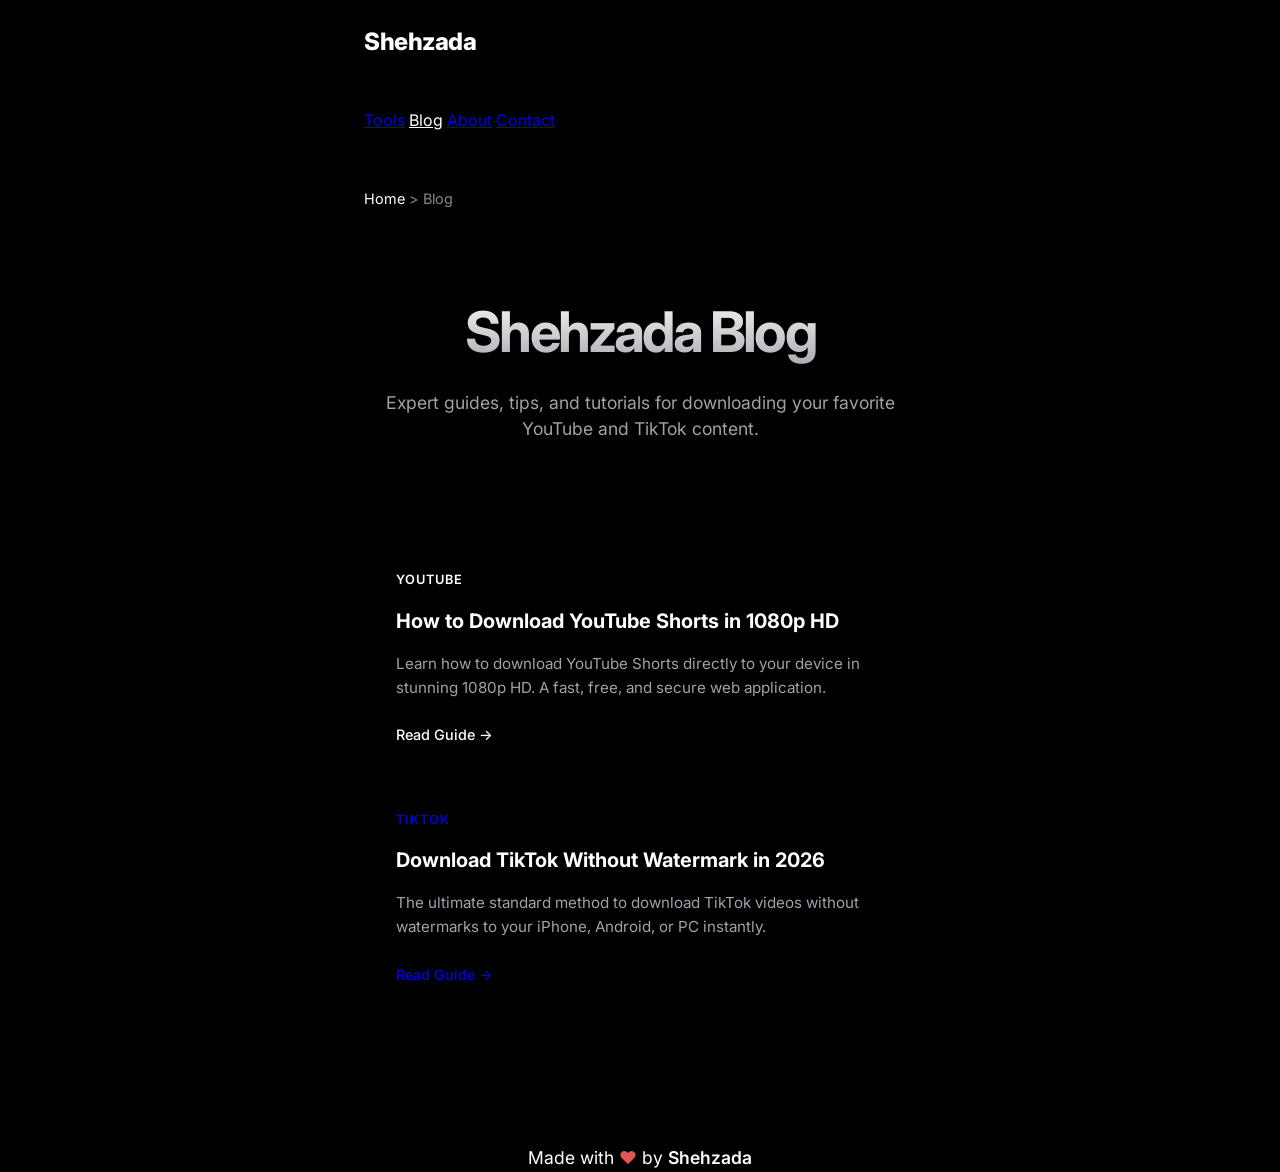
<file: blog/index.html>
﻿<!DOCTYPE html>
<html lang="en">

<head>
    <meta charset="UTF-8">
    <meta name="viewport"
        content="width=device-width, initial-scale=1.0, maximum-scale=1.0, user-scalable=no, viewport-fit=cover">
    <meta name="mobile-web-app-capable" content="yes">

    <!-- SEO Meta Tags -->
    <title>Shehzada Blog - Video Downloading Guides & Tips</title>
    <meta name="description"
        content="Read the latest guides on how to download YouTube and TikTok videos, and save HD Shorts safely and freely." />
    <link rel="canonical" href="https://yt.shehzada.tech/blog/index.html" />
    <meta name="robots" content="index, follow" />
    <link rel="icon" href="../assets/img/favicon.ico">

    <link href="https://fonts.googleapis.com/css2?family=Inter:wght@400;500;600;700;800&display=swap" rel="stylesheet">
    <link rel="stylesheet" href="../style.css">
</head>

<body>
    <div class="background-gradients">
        <div class="gradient-blob form-blob"></div>
        <div class="gradient-blob result-blob"></div>
    </div>

    <!-- Navigation -->
    <nav class="top-nav container fade-in-up" auto-padding="true" style="padding-top: 1.5rem; padding-bottom: 1.5rem;">
        <a href="../index.html" class="nav-logo"
            style="text-decoration: none; color: white; font-weight: 800; font-size: 1.5rem; letter-spacing: -0.5px;">Shehzada</a>
        <div class="nav-links">
            <a href="../index.html" class="nav-link">Tools</a>
            <a href="index.html" class="nav-link" style="color: var(--primary);">Blog</a>
            <a href="../about.html" class="nav-link">About</a>
            <a href="../contact.html" class="nav-link">Contact</a>
        </div>
    </nav>

    <main class="container" style="padding-top: 2rem;">
        <div class="breadcrumb fade-in-up" style="font-size: 0.9rem; color: #888; margin-bottom: 2rem;">
            <a href="../index.html" style="color: var(--primary); text-decoration: none;">Home</a> &gt; Blog
        </div>

        <header class="hero fade-in-up delay-1" style="margin-bottom: 3rem;">
            <h1 class="text-gradient" style="font-size: clamp(2.5rem, 6vw, 3.5rem);">Shehzada Blog</h1>
            <p style="font-size: 1.1rem; max-width: 600px; margin: 0 auto; color: var(--text-secondary);">Expert guides,
                tips, and tutorials for downloading your favorite YouTube and TikTok content.</p>
        </header>

        <section class="fade-in-up delay-2 content-grid" style="max-width: 1000px; margin: 0 auto;">

            <!-- YouTube Shorts -->
            <a href="download-youtube-shorts-in-hd.html" class="glass-card"
                style="padding: 2rem; text-decoration: none; display: flex; flex-direction: column; transition: transform 0.2s, border-color 0.2s;">
                <span
                    style="font-size: 0.8rem; text-transform: uppercase; letter-spacing: 1px; color: var(--primary); margin-bottom: 1rem; font-weight: 600;">YouTube</span>
                <h3 style="color: white; margin-bottom: 1rem; font-size: 1.25rem;">How to Download YouTube Shorts in
                    1080p HD</h3>
                <p
                    style="color: var(--text-secondary); line-height: 1.6; font-size: 0.95rem; margin-bottom: 1.5rem; flex-grow: 1;">
                    Learn how to download YouTube Shorts directly to your device in stunning 1080p HD. A fast, free, and
                    secure web application.</p>
                <span style="color: var(--primary); font-weight: 500; font-size: 0.9rem;">Read Guide &rarr;</span>
            </a>



            <!-- TikTok No Watermark -->
            <a href="download-tiktok-without-watermark-2026.html" class="glass-card"
                style="padding: 2rem; text-decoration: none; display: flex; flex-direction: column; transition: transform 0.2s, border-color 0.2s;">
                <span
                    style="font-size: 0.8rem; text-transform: uppercase; letter-spacing: 1px; color: var(--secondary); margin-bottom: 1rem; font-weight: 600;">TikTok</span>
                <h3 style="color: white; margin-bottom: 1rem; font-size: 1.25rem;">Download TikTok Without Watermark in
                    2026</h3>
                <p
                    style="color: var(--text-secondary); line-height: 1.6; font-size: 0.95rem; margin-bottom: 1.5rem; flex-grow: 1;">
                    The ultimate standard method to download TikTok videos without watermarks to your iPhone, Android,
                    or PC instantly.</p>
                <span style="color: var(--secondary); font-weight: 500; font-size: 0.9rem;">Read Guide &rarr;</span>
            </a>

        </section>
    </main>

    <!-- Footer -->
    <footer class="main-footer" style="margin-top: 4rem; text-align: center;">
        <p style="margin: 0; font-size: 1.1rem; color: var(--text-muted);">
            Made with <span style="color: #e25555;">&hearts;</span> by <span class="highlight"
                style="font-weight: 600;">Shehzada</span>
        </p>
    </footer>

    <script src="../script.js" defer></script>
    <style>
        .glass-card:hover {
            border-color: rgba(139, 92, 246, 0.5);
            transform: translateY(-5px);
        }

        .footer-link {
            color: var(--text-muted);
            text-decoration: none;
            transition: color 0.3s ease;
        }

        .footer-link:hover {
            color: var(--primary);
        }
    </style>
</body>

</html>
</file>
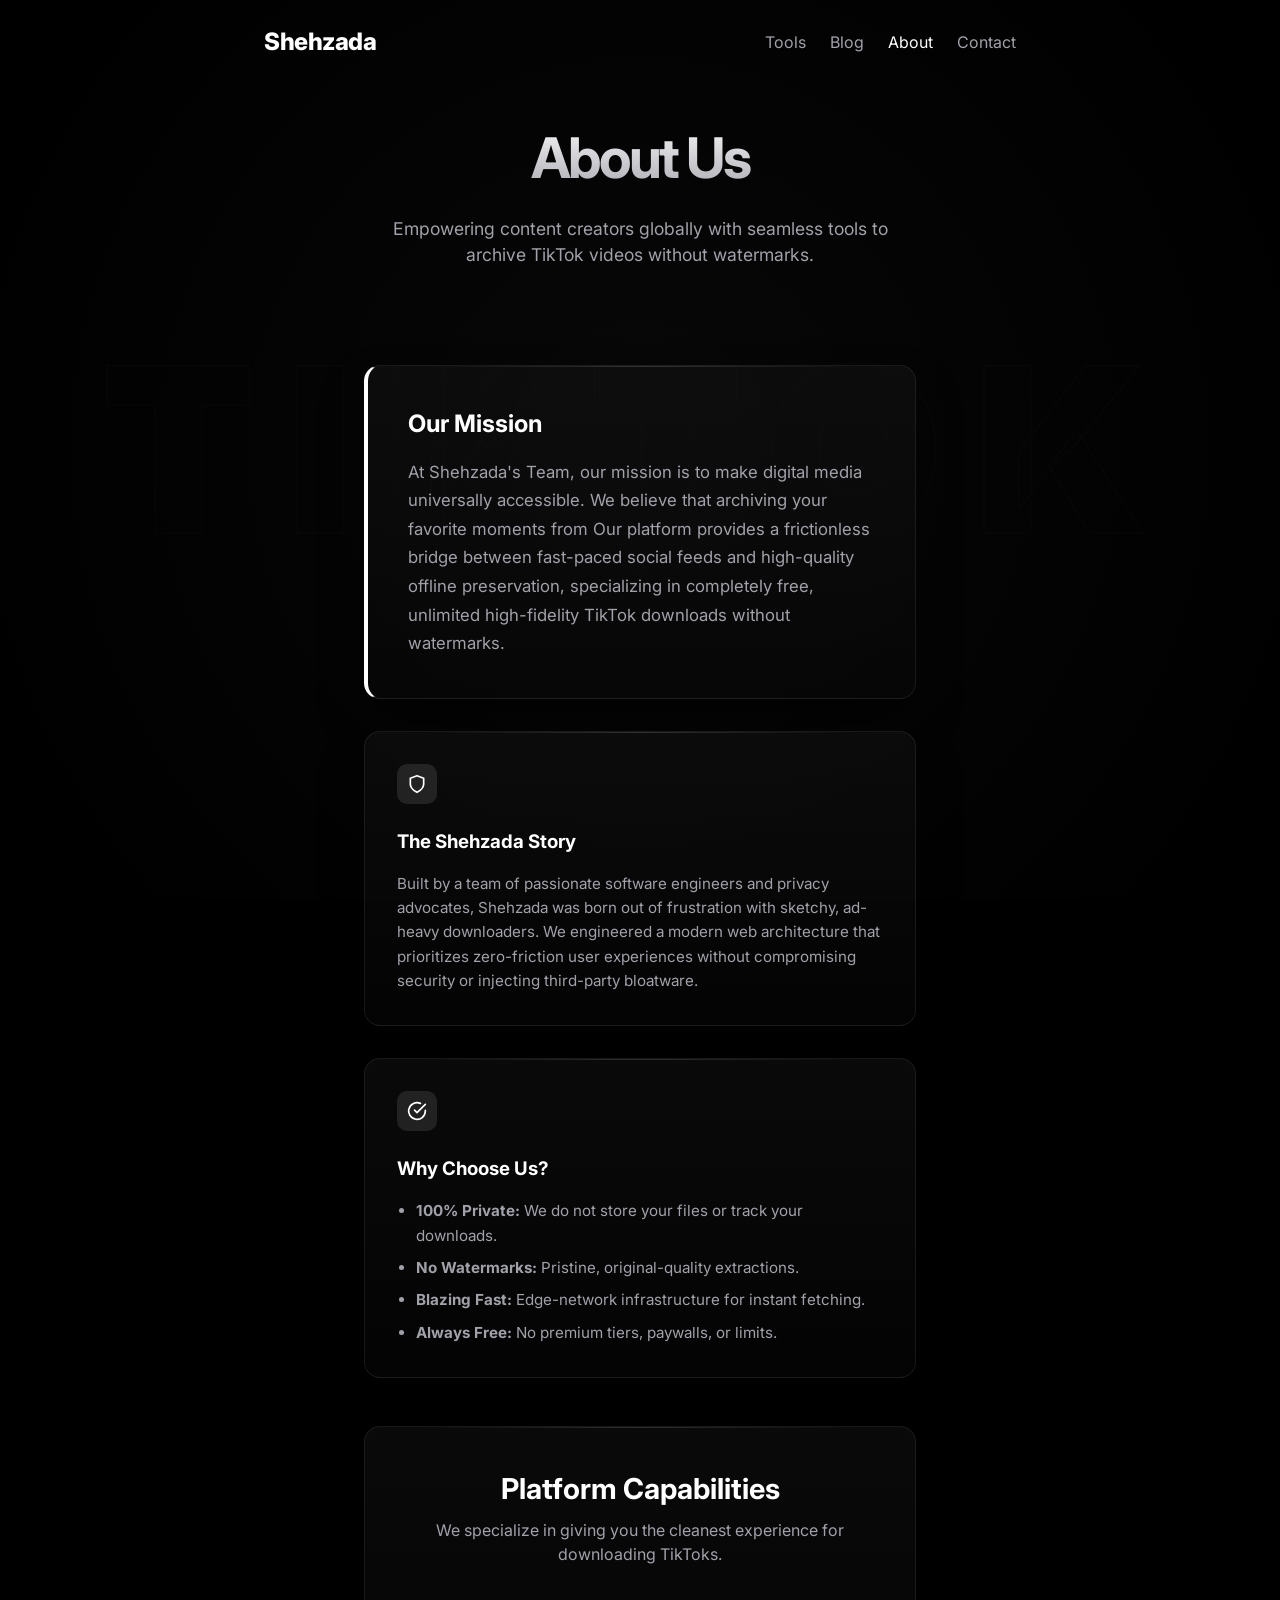
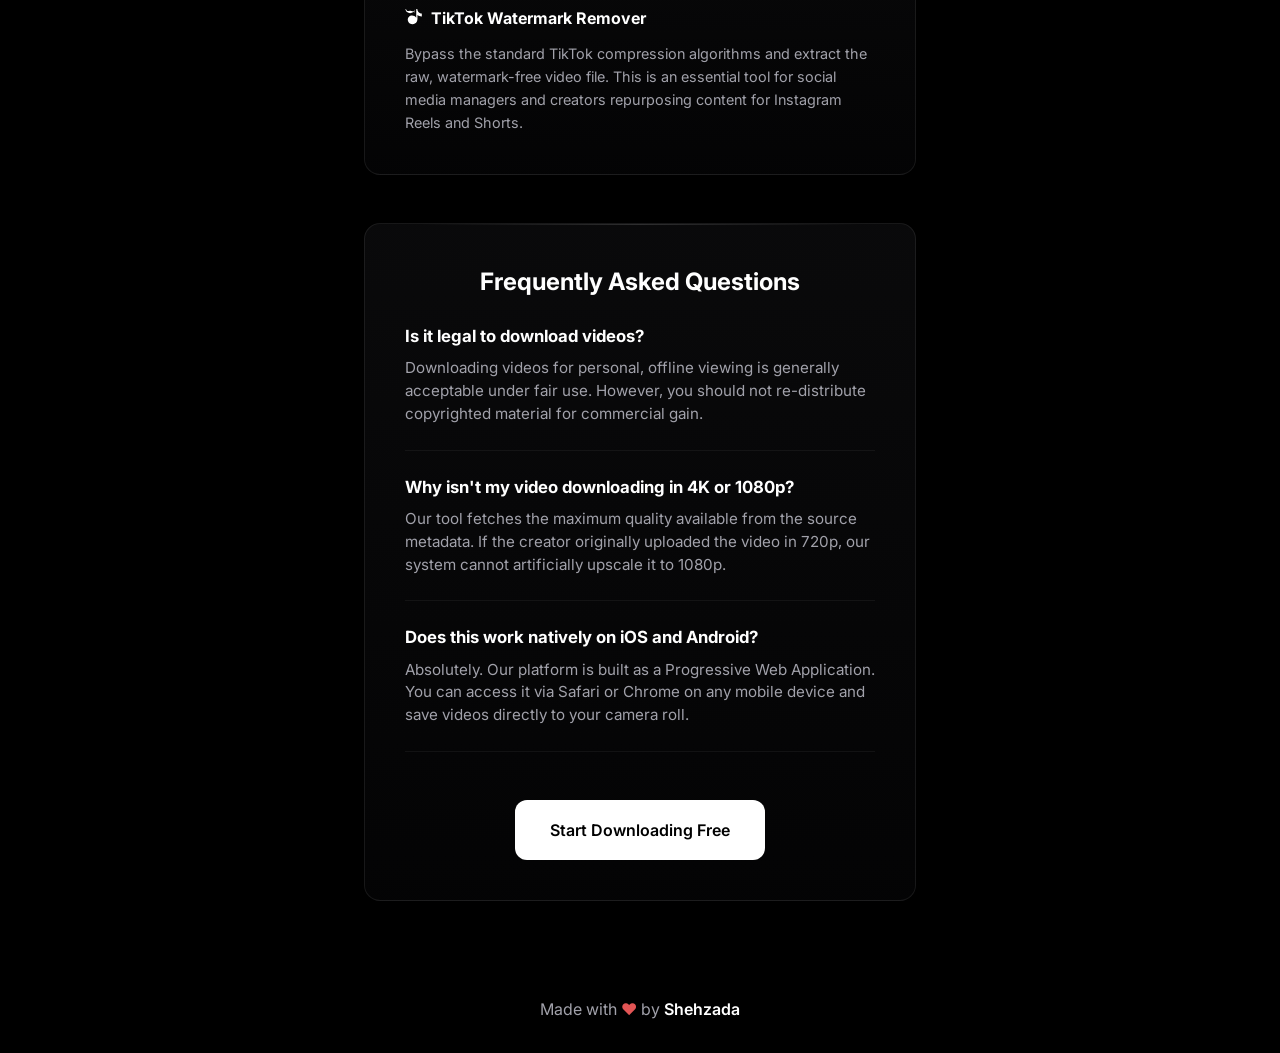
<file: about.html>
<!DOCTYPE html>
<html lang="en">

<head>
    <meta charset="UTF-8">
    <meta name="viewport"
        content="width=device-width, initial-scale=1.0, maximum-scale=1.0, user-scalable=no, viewport-fit=cover">
    <meta name="mobile-web-app-capable" content="yes">
    <title>About Us - TikTok Video Downloader</title>
    <meta name="description"
        content="Learn more about the Shehzada team, our mission to provide free, fast, and secure TikTok video downloads." />

    <!-- Core SEO Meta -->
    <link rel="canonical" href="https://tiktok.shehzada.tech/about.html" />
    <meta name="robots" content="index, follow" />
    <link rel="icon" href="/assets/img/favicon.ico">

    <!-- Open Graph -->
    <meta property="og:title" content="About Us - TikTok Video Downloader" />
    <meta property="og:description"
        content="Learn more about the Shehzada team, our mission to provide free, fast, and secure TikTok video downloads." />
    <meta property="og:image" content="https://tiktok.shehzada.tech/assets/img/og-image.jpg" />
    <meta property="og:url" content="https://tiktok.shehzada.tech/about.html" />
    <meta property="og:type" content="website" />

    <!-- Twitter -->
    <meta name="twitter:card" content="summary_large_image" />
    <meta name="twitter:title" content="About Us - TikTok Video Downloader" />
    <meta name="twitter:description"
        content="Learn more about the Shehzada team, our mission to provide free, fast, and secure TikTok video downloads." />

    <link href="https://fonts.googleapis.com/css2?family=Inter:wght@400;500;600;700;800&display=swap" rel="stylesheet">
    <link rel="stylesheet" href="style.css?v=2">
</head>

<body>
    <!-- 1. Beautiful Animated Background & Spotlight -->
    <div class="background-fx">
        <div class="bg-brand-text">TIKTOK</div>
    </div>
    
    <!-- Navigation -->
    <nav class="top-nav fade-in-up" style="padding: 1.5rem; display: flex; flex-direction: row; justify-content: space-between; align-items: center; width: 100%; max-width: 800px; margin: 0 auto; z-index: 10; box-sizing: border-box;">
        <a href="index.html" class="nav-logo"
            style="text-decoration: none; color: white; font-weight: 800; font-size: 1.5rem; letter-spacing: -0.5px;">Shehzada</a>
        <div class="nav-links" style="display: flex; gap: 1.5rem;">
            <a href="index.html" class="nav-link" style="color: var(--text-secondary); text-decoration: none; transition: color 0.3s;">Tools</a>
            <a href="blog/index.html" class="nav-link" style="color: var(--text-secondary); text-decoration: none; transition: color 0.3s;">Blog</a>
            <a href="about.html" class="nav-link" style="color: var(--primary); text-decoration: none; transition: color 0.3s;">About</a>
            <a href="contact.html" class="nav-link" style="color: var(--text-secondary); text-decoration: none; transition: color 0.3s;">Contact</a>
        </div>
    </nav>

    <main class="container" style="padding-top: 2rem;">
        <!-- Hero Section -->
        <header class="hero fade-in-up delay-1" style="margin-bottom: 3rem;">
            <h1 style="font-size: clamp(2.5rem, 6vw, 3.5rem); background: linear-gradient(180deg, #FFFFFF 0%, #A1A1AA 100%); -webkit-background-clip: text; background-clip: text; -webkit-text-fill-color: transparent;">About Us</h1>
            <p style="font-size: 1.1rem; max-width: 600px; margin: 0 auto; color: var(--text-secondary);">Empowering
                content creators globally with seamless tools to archive TikTok videos without watermarks.</p>
        </header>

        <!-- About Content Section -->
        <section class="fade-in-up delay-2" style="max-width: 900px; margin: 0 auto;">

            <!-- Mission Statement Card -->
            <div class="pro-card"
                style="padding: 2.5rem; margin-bottom: 2rem; border-left: 4px solid var(--primary);">
                <h3 style="font-size: 1.5rem; margin-bottom: 1rem; color: white;">Our Mission</h3>
                <p style="color: var(--text-secondary); line-height: 1.7; font-size: 1.05rem;">At Shehzada's Team, our
                    mission
                    is
                    to make digital media universally accessible. We believe that archiving your favorite moments from
                    Our platform provides a frictionless bridge between fast-paced social feeds and high-quality offline
                    preservation, specializing in completely free, unlimited high-fidelity TikTok downloads without watermarks.
                </p>
            </div>

            <!-- Two Column Story/Why Choose -->
            <div class="content-grid" style="margin-bottom: 3rem; display: grid; grid-template-columns: repeat(auto-fit, minmax(300px, 1fr)); gap: 2rem;">
                <div class="pro-card" style="padding: 2rem;">
                    <div
                        style="width: 40px; height: 40px; border-radius: 10px; background: rgba(255, 255, 255, 0.1); display: flex; align-items: center; justify-content: center; margin-bottom: 1.5rem; color: var(--primary);">
                        <svg viewBox="0 0 24 24" fill="none" stroke="currentColor" stroke-width="2"
                            stroke-linecap="round" stroke-linejoin="round" width="20" height="20">
                            <path d="M12 22s8-4 8-10V5l-8-3-8 3v7c0 6 8 10 8 10z"></path>
                        </svg>
                    </div>
                    <h3 style="margin-bottom: 1rem; color: white;">The Shehzada Story</h3>
                    <p style="color: var(--text-secondary); line-height: 1.6; font-size: 0.95rem;">Built by a team of
                        passionate software engineers and privacy advocates, Shehzada was born out of frustration with
                        sketchy, ad-heavy downloaders. We engineered a modern web architecture that prioritizes
                        zero-friction user experiences without compromising security or injecting third-party bloatware.
                    </p>
                </div>

                <div class="pro-card" style="padding: 2rem;">
                    <div
                        style="width: 40px; height: 40px; border-radius: 10px; background: rgba(255, 255, 255, 0.1); display: flex; align-items: center; justify-content: center; margin-bottom: 1.5rem; color: var(--primary);">
                        <svg viewBox="0 0 24 24" fill="none" stroke="currentColor" stroke-width="2"
                            stroke-linecap="round" stroke-linejoin="round" width="20" height="20">
                            <path d="M22 11.08V12a10 10 0 1 1-5.93-9.14"></path>
                            <polyline points="22 4 12 14.01 9 11.01"></polyline>
                        </svg>
                    </div>
                    <h3 style="margin-bottom: 1rem; color: white;">Why Choose Us?</h3>
                    <ul
                        style="color: var(--text-secondary); line-height: 1.6; font-size: 0.95rem; padding-left: 1.2rem; display: flex; flex-direction: column; gap: 0.5rem;">
                        <li><strong>100% Private:</strong> We do not store your files or track your downloads.</li>
                        <li><strong>No Watermarks:</strong> Pristine, original-quality extractions.</li>
                        <li><strong>Blazing Fast:</strong> Edge-network infrastructure for instant fetching.</li>
                        <li><strong>Always Free:</strong> No premium tiers, paywalls, or limits.</li>
                    </ul>
                </div>
            </div>

            <!-- SEO Resource Repository -->
            <div class="pro-card" style="padding: 2.5rem; margin-bottom: 3rem;">
                <h2 style="font-size: 1.8rem; margin-bottom: 0.5rem; text-align: center;">Platform Capabilities</h2>
                <p
                    style="text-align: center; color: var(--text-secondary); margin-bottom: 2.5rem; max-width: 600px; margin-left: auto; margin-right: auto;">
                    We specialize in giving you the cleanest experience for downloading TikToks.</p>

                <div class="content-grid" style="display: grid; grid-template-columns: repeat(auto-fit, minmax(300px, 1fr)); gap: 2rem;">
                    <div>
                        <h4
                            style="color: white; margin-bottom: 0.75rem; display: flex; align-items: center; gap: 0.5rem;">
                            <svg viewBox="0 0 24 24" fill="currentColor" width="18" height="18">
                                <path
                                    d="M12.525.02c1.31-.02 2.61-.01 3.91-.02.08 1.53.63 3.09 1.75 4.17 1.12 1.11 2.7 1.62 4.24 1.79v4.03c-1.44-.05-2.89-.35-4.2-.97-.57-.26-1.1-.59-1.62-.95v5.26c.01 2.45-1.13 4.98-3.32 6.13-2.12 1.12-4.81 1.05-6.85-.21-2.06-1.28-3.15-3.83-2.61-6.19.53-2.3 2.66-4.08 4.96-4.26 2.37-.18 4.8.84 6.2 2.7 0-3.9 0-7.79 0-11.69-.79-.02-1.58-.02-2.38-.02-.03 2.22-1.35 4.39-3.4 5.3-2.14.94-4.8.54-6.55-1-1.77-1.56-2.52-4.14-1.71-6.42C1.72 4.41 4.1 2.42 6.64 2.22 8.94 2.05 11.4 3.12 12.525 5.02c.03-1.67.01-3.34.02-5z" />
                            </svg>
                            TikTok Watermark Remover
                        </h4>
                        <p style="color: var(--text-secondary); font-size: 0.9rem; line-height: 1.6;">Bypass the
                            standard TikTok compression algorithms and extract the raw, watermark-free video file. This
                            is an essential tool for social media managers and creators repurposing content for
                            Instagram Reels and Shorts.</p>
                    </div>
                </div>
            </div>

            <!-- FAQ Accordion Style (Mock) -->
            <div class="pro-card seo-content" style="padding: 2.5rem;">
                <h3 style="font-size: 1.5rem; margin-bottom: 1.5rem; text-align: center;">Frequently Asked Questions
                </h3>

                <div
                    style="margin-bottom: 1.5rem; padding-bottom: 1.5rem; border-bottom: 1px solid rgba(255,255,255,0.05);">
                    <h4 style="color: white; margin-bottom: 0.5rem; font-size: 1.05rem;">Is it legal to download videos?
                    </h4>
                    <p style="color: var(--text-secondary); margin: 0; font-size: 0.95rem;">Downloading videos for
                        personal, offline viewing is generally acceptable under fair use. However, you should not
                        re-distribute copyrighted material for commercial gain.</p>
                </div>

                <div
                    style="margin-bottom: 1.5rem; padding-bottom: 1.5rem; border-bottom: 1px solid rgba(255,255,255,0.05);">
                    <h4 style="color: white; margin-bottom: 0.5rem; font-size: 1.05rem;">Why isn't my video downloading
                        in 4K or 1080p?</h4>
                    <p style="color: var(--text-secondary); margin: 0; font-size: 0.95rem;">Our tool fetches the maximum
                        quality available from the source metadata. If the creator originally uploaded the video in
                        720p, our system cannot artificially upscale it to 1080p.</p>
                </div>

                <div
                    style="margin-bottom: 1.5rem; padding-bottom: 1.5rem; border-bottom: 1px solid rgba(255,255,255,0.05);">
                    <h4 style="color: white; margin-bottom: 0.5rem; font-size: 1.05rem;">Does this work natively on iOS
                        and Android?</h4>
                    <p style="color: var(--text-secondary); margin: 0; font-size: 0.95rem;">Absolutely. Our platform is
                        built as a Progressive Web Application. You can access it via Safari or Chrome on any mobile
                        device and save videos directly to your camera roll.</p>
                </div>

                <div style="text-align: center; margin-top: 3rem;">
                    <a href="index.html" class="primary-btn"
                        style="display: inline-flex; width: auto; min-width: 250px; text-decoration: none;">
                        Start Downloading Free
                    </a>
                </div>
            </div>

        </section>
    </main>

    <footer class="main-footer" style="text-align: center; padding: 2rem 0; width: 100%; z-index: 10;">
        <p style="margin: 0; font-size: 1rem; color: var(--text-secondary);">
            Made with <span style="color: #e25555;">&hearts;</span> by <span class="highlight"
                style="font-weight: 600; color: var(--text-primary);">Shehzada</span>
        </p>
    </footer>

    <script src="script.js" defer></script>


</body>

</html>
</file>
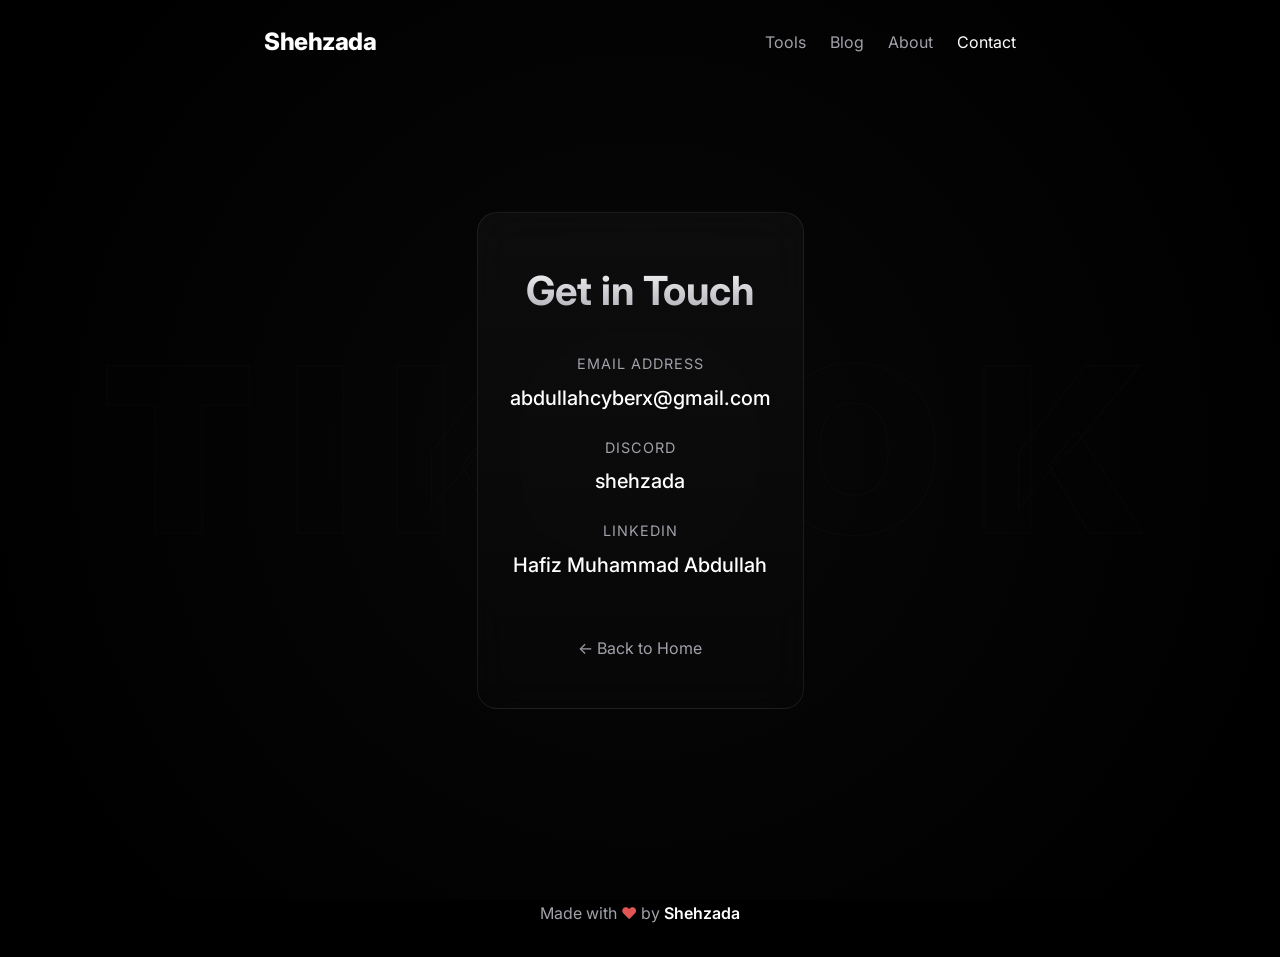
<file: contact.html>
<!DOCTYPE html>
<html lang="en">

<head>
    <meta charset="UTF-8">
    <meta name="viewport"
        content="width=device-width, initial-scale=1.0, maximum-scale=1.0, user-scalable=no, viewport-fit=cover">
    <meta name="mobile-web-app-capable" content="yes">
    <title>Contact Us - TikTok Video Downloader</title>
    <meta name="description"
        content="Get in touch with the Shehzada Video Downloader team for support, business inquiries, or technical questions regarding TikTok downloads.">
    <link rel="canonical" href="https://tiktok.shehzada.tech/contact.html" />

    <!-- Open Graph -->
    <meta property="og:title" content="Contact Us - TikTok Video Downloader" />
    <meta property="og:description"
        content="Get in touch with the Shehzada Video Downloader team for support, business inquiries, or technical questions." />
    <meta property="og:url" content="https://tiktok.shehzada.tech/contact.html" />
    <meta property="og:type" content="website" />

    <!-- Twitter -->
    <meta name="twitter:card" content="summary" />
    <meta name="twitter:title" content="Contact Us - TikTok Video Downloader" />
    <meta name="twitter:description"
        content="Get in touch with the Shehzada Video Downloader team for support, business inquiries, or technical questions." />

    <!-- Schema Markup -->
    <script type="application/ld+json">
    {
      "@context": "https://schema.org",
      "@type": "ContactPage",
      "mainEntity": {
        "@type": "Organization",
        "name": "Shehzada Video Downloader",
        "email": "shehzada@example.com",
        "contactPoint": {
          "@type": "ContactPoint",
          "email": "abdullahcyberx@gmail.com",
          "contactType": "customer support"
        }
      }
    }
    </script>

    <link href="https://fonts.googleapis.com/css2?family=Inter:wght@400;500;600;700;800&display=swap" rel="stylesheet">
    <link rel="stylesheet" href="style.css?v=2">
    <style>
        .contact-container {
            max-width: 600px;
            margin: 4rem auto;
            text-align: center;
            padding: 2rem;
        }

        .contact-card {
            background: linear-gradient(180deg, rgba(24, 24, 27, 0.4) 0%, rgba(9, 9, 11, 0.4) 100%);
            border: 1px solid var(--border-subtle);
            border-radius: 20px;
            padding: 3rem 2rem;
            backdrop-filter: blur(20px);
            -webkit-backdrop-filter: blur(20px);
        }

        .contact-heading {
            font-size: 2.5rem;
            margin-bottom: 2rem;
            color: var(--text-primary);
        }

        .contact-info {
            display: flex;
            flex-direction: column;
            gap: 1.5rem;
            margin-bottom: 2.5rem;
        }

        .contact-item {
            display: flex;
            flex-direction: column;
            align-items: center;
            gap: 0.5rem;
        }

        .contact-label {
            color: var(--text-secondary);
            font-size: 0.9rem;
            text-transform: uppercase;
            letter-spacing: 1px;
        }

        .contact-value {
            font-size: 1.25rem;
            font-weight: 500;
            color: var(--primary);
            word-break: break-all;
        }

        .contact-value a {
            color: var(--primary);
            text-decoration: none;
            transition: opacity 0.3s;
        }

        .contact-value a:hover {
            opacity: 0.8;
            text-decoration: underline;
        }

        .back-link {
            display: inline-block;
            margin-top: 1rem;
            color: var(--text-secondary);
            text-decoration: none;
            transition: color 0.3s;
        }

        .back-link:hover {
            color: var(--text-primary);
        }
    </style>
</head>

<body>
    <!-- 1. Beautiful Animated Background & Spotlight -->
    <div class="background-fx">
        <!-- Optional: Large animated brand name in background -->
        <div class="bg-brand-text">TIKTOK</div>
    </div>
    
    <!-- Navigation -->
    <nav class="top-nav fade-in-up" style="padding: 1.5rem; display: flex; flex-direction: row; justify-content: space-between; align-items: center; width: 100%; max-width: 800px; margin: 0 auto; z-index: 10; box-sizing: border-box;">
        <a href="index.html" class="nav-logo"
            style="text-decoration: none; color: white; font-weight: 800; font-size: 1.5rem; letter-spacing: -0.5px;">Shehzada</a>
        <div class="nav-links" style="display: flex; gap: 1.5rem;">
            <a href="index.html" class="nav-link" style="color: var(--text-secondary); text-decoration: none; transition: color 0.3s;">Tools</a>
            <a href="blog/index.html" class="nav-link" style="color: var(--text-secondary); text-decoration: none; transition: color 0.3s;">Blog</a>
            <a href="about.html" class="nav-link" style="color: var(--text-secondary); text-decoration: none; transition: color 0.3s;">About</a>
            <a href="contact.html" class="nav-link" style="color: var(--primary); text-decoration: none; transition: color 0.3s;">Contact</a>
        </div>
    </nav>

    <main class="container" style="padding-top: 2rem;">
        <div class="contact-container">
            <div class="contact-card">
                <h1 class="contact-heading" style="background: linear-gradient(180deg, #FFFFFF 0%, #A1A1AA 100%); -webkit-background-clip: text; background-clip: text; -webkit-text-fill-color: transparent;">Get in Touch</h1>

                <div class="contact-info">
                    <div class="contact-item">
                        <span class="contact-label">Email Address</span>
                        <span class="contact-value"><a
                                href="mailto:abdullahcyberx@gmail.com">abdullahcyberx@gmail.com</a></span>
                    </div>

                    <div class="contact-item">
                        <span class="contact-label">Discord</span>
                        <span class="contact-value">shehzada</span>
                    </div>

                    <div class="contact-item">
                        <span class="contact-label">LinkedIn</span>
                        <span class="contact-value"><a
                                href="https://www.linkedin.com/in/hafiz-muhammad-abdullah-b063b335b/" target="_blank"
                                rel="noopener noreferrer">Hafiz Muhammad Abdullah</a></span>
                    </div>
                </div>

                <a href="index.html" class="back-link">&larr; Back to Home</a>
            </div>
        </div>
    </main>

    <footer class="main-footer" style="text-align: center; padding: 2rem 0; width: 100%; z-index: 10;">
        <p style="margin: 0; font-size: 1rem; color: var(--text-secondary);">
            Made with <span style="color: #e25555;">&hearts;</span> by <span class="highlight"
                style="font-weight: 600; color: var(--text-primary);">Shehzada</span>
        </p>
    </footer>


</body>

</html>
</file>
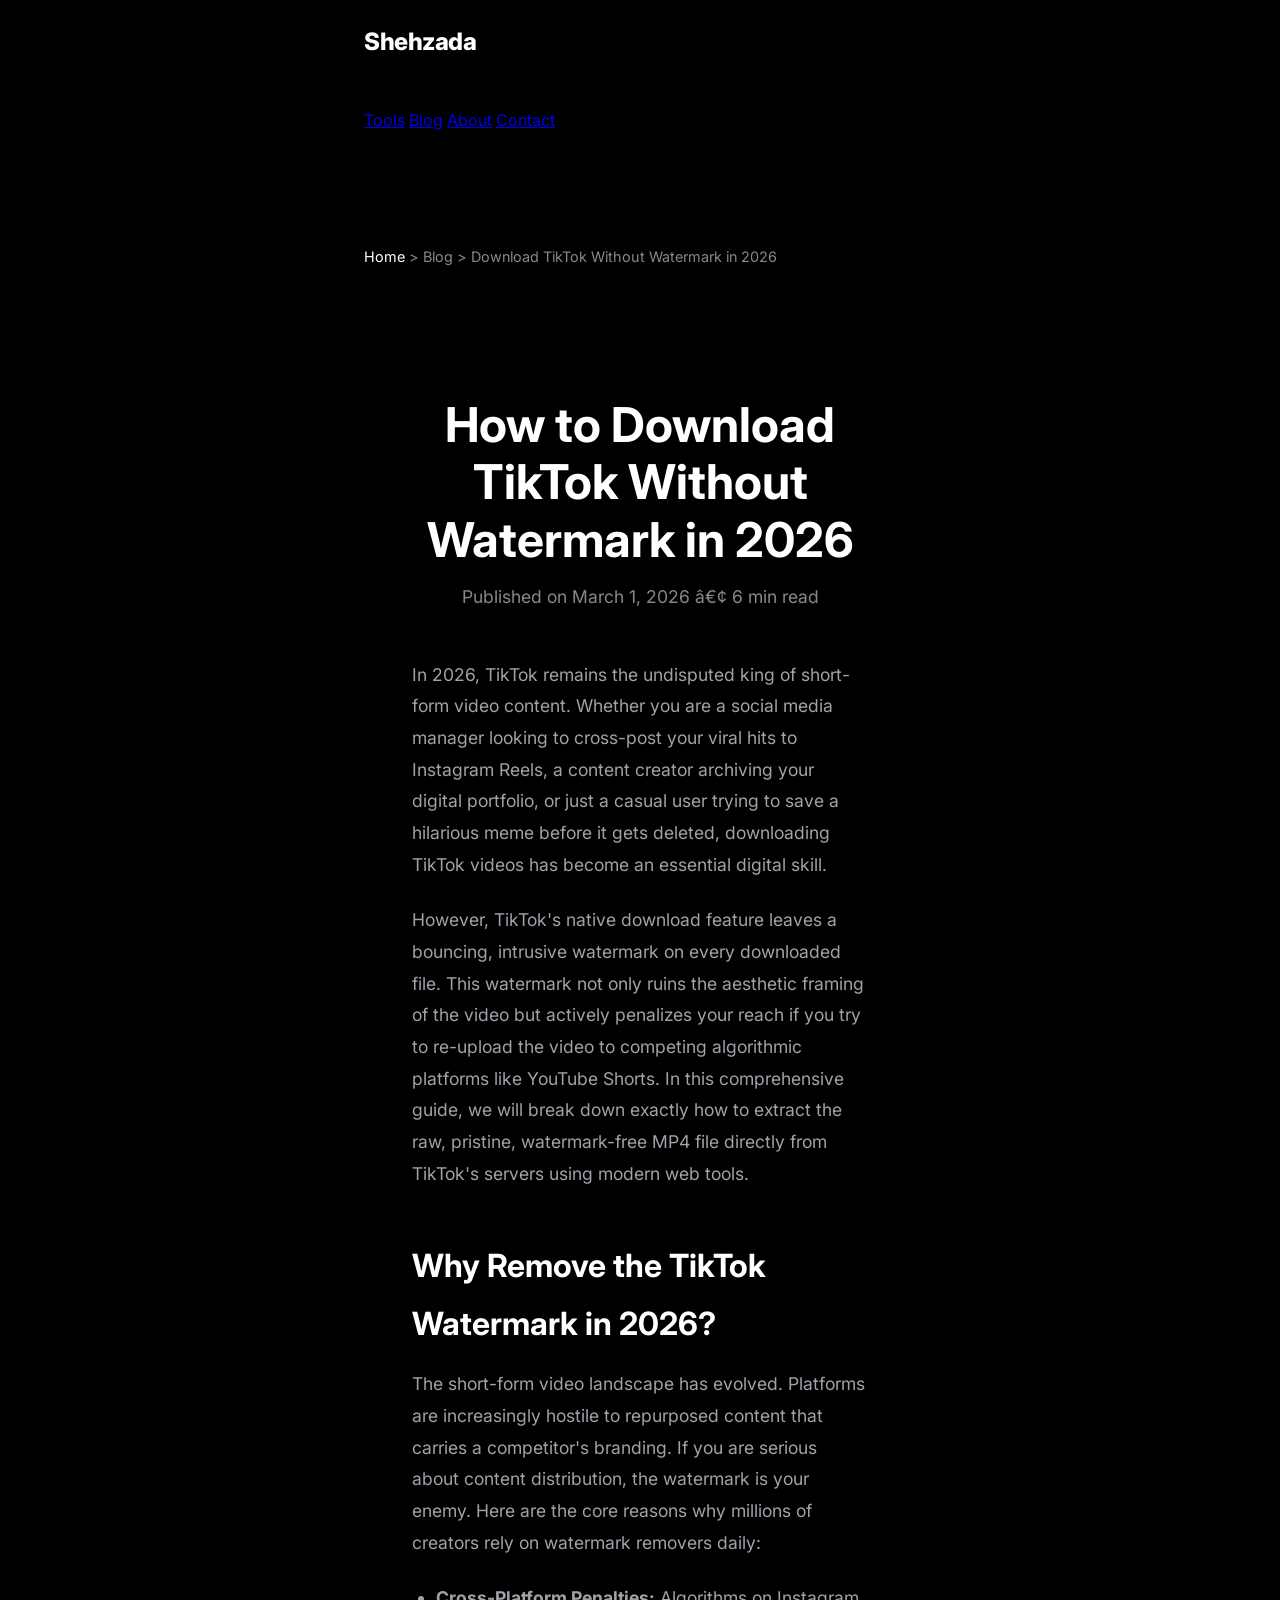
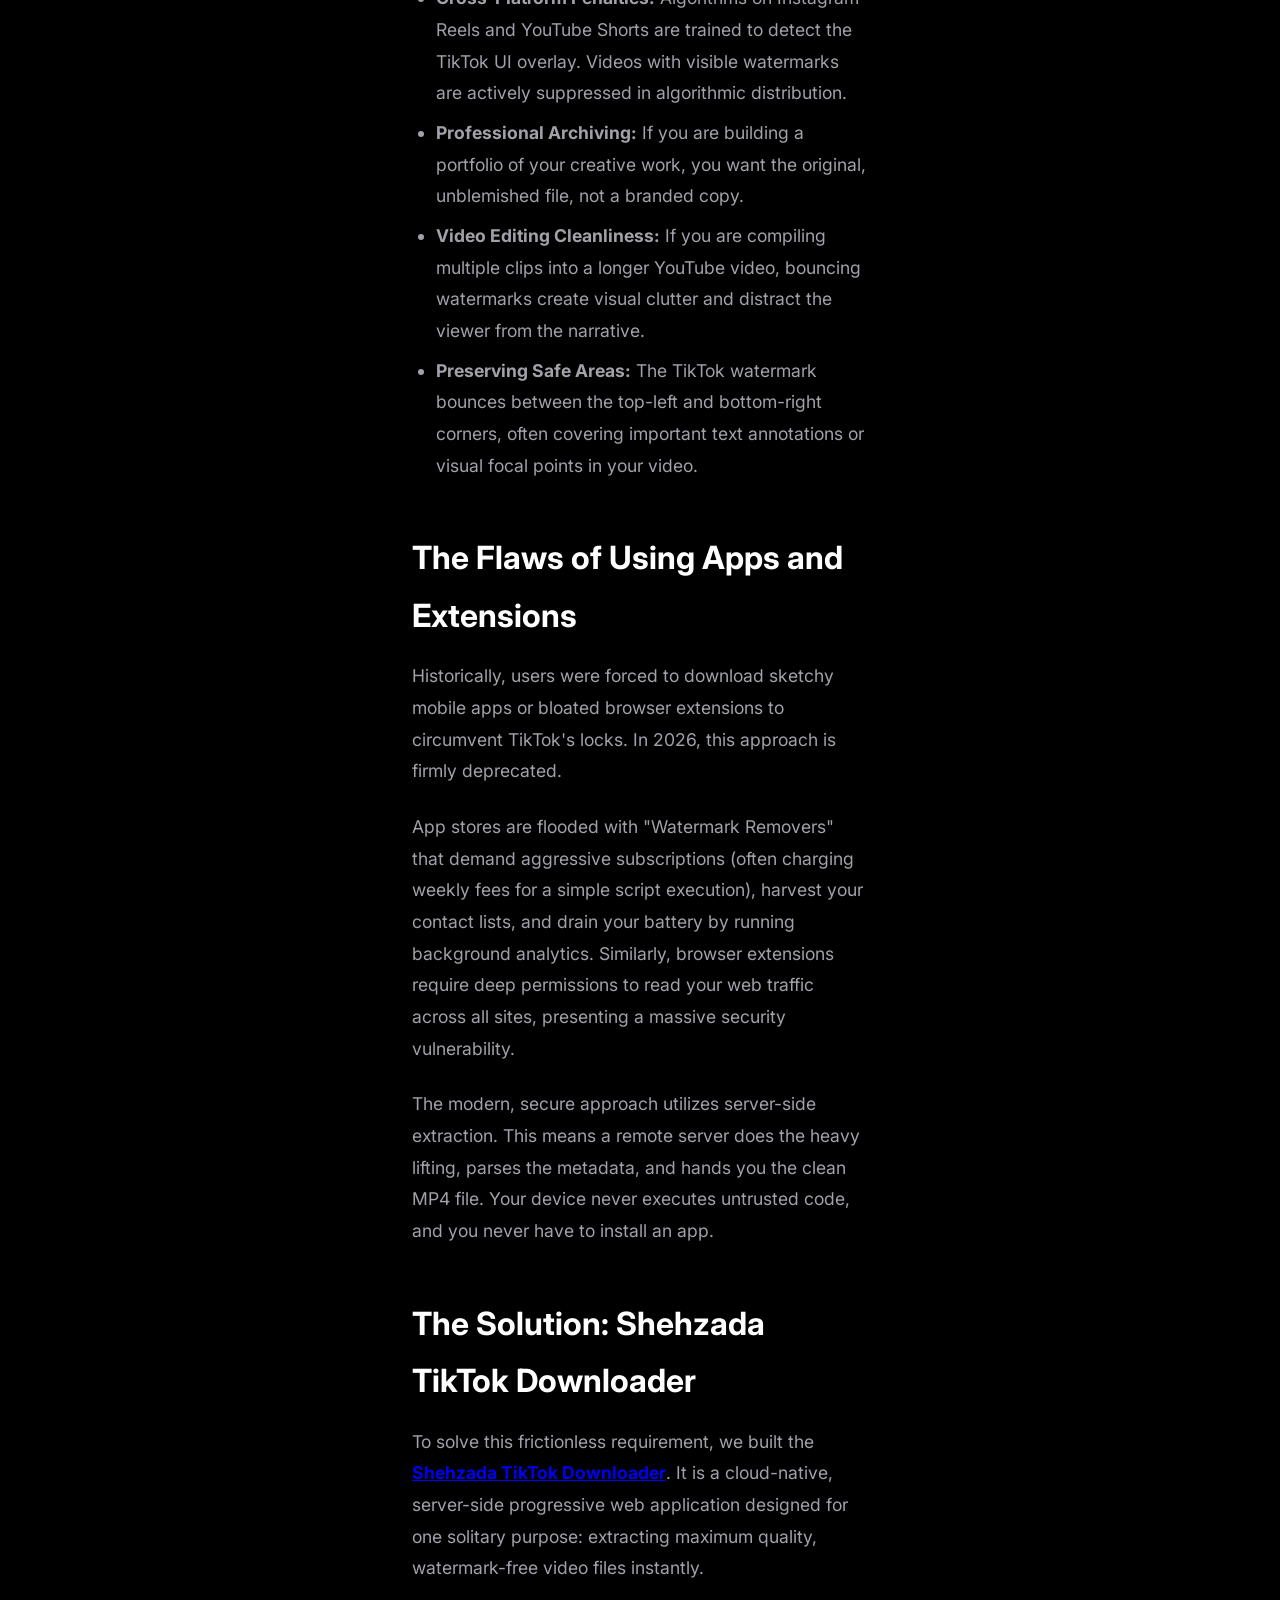
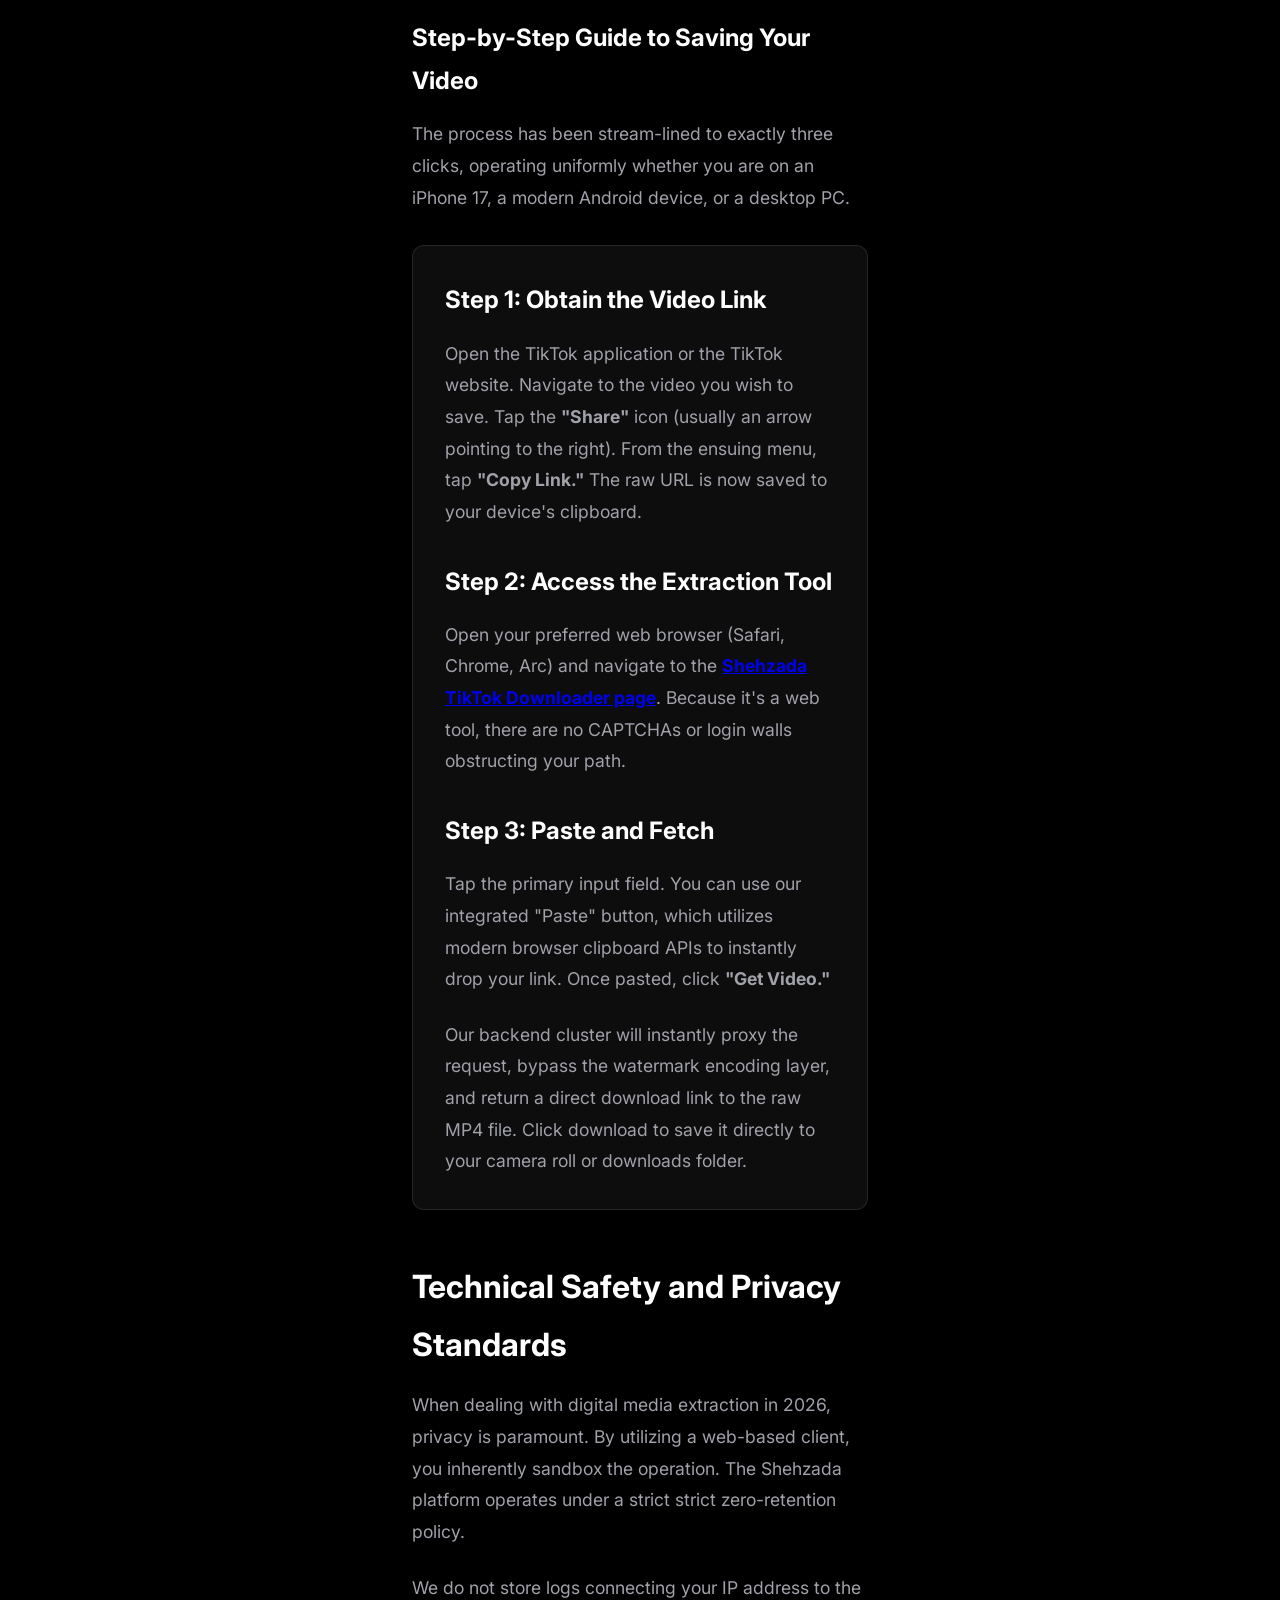
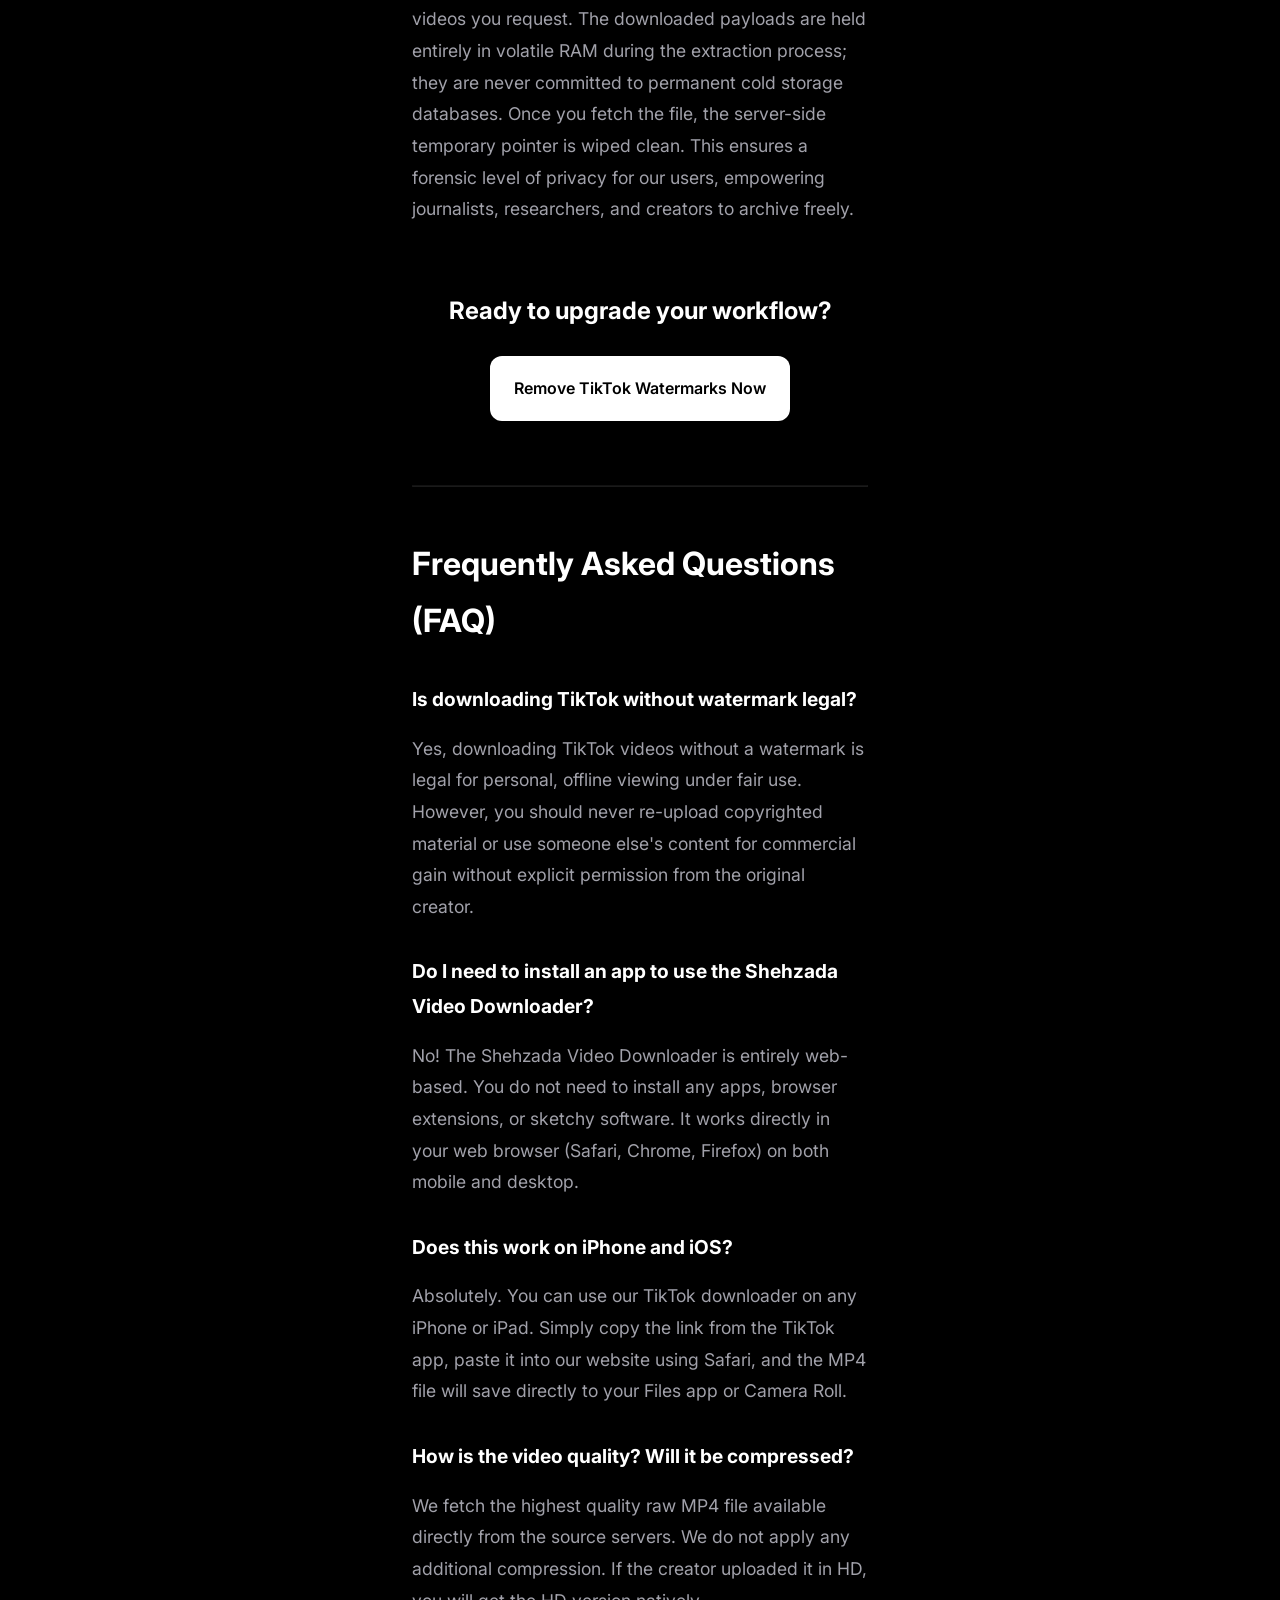
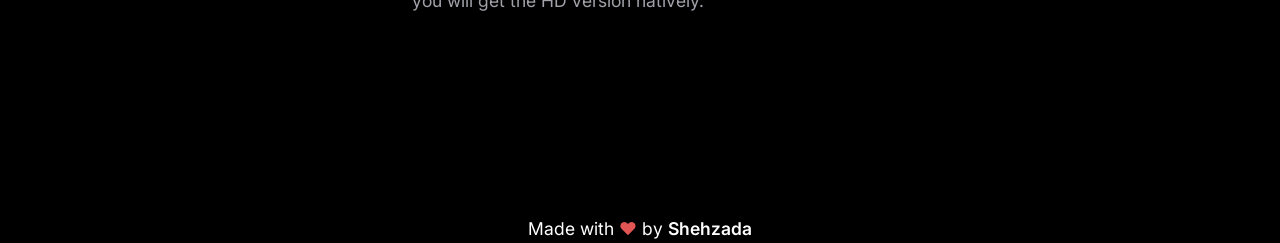
<file: blog/download-tiktok-without-watermark-2026.html>
﻿<!DOCTYPE html>
<html lang="en">

<head>
    <meta charset="UTF-8">
    <meta name="viewport"
        content="width=device-width, initial-scale=1.0, maximum-scale=1.0, user-scalable=no, viewport-fit=cover">
    <meta name="mobile-web-app-capable" content="yes">

    <!-- SEO Meta Tags -->
    <title>Download TikTok Without Watermark in 2026 (Free Guide)</title>
    <meta name="description"
        content="Learn how to download TikTok videos without watermarks in 2026. A free, fast, and secure method to save HD MP4s to your iPhone, Android, or PC instantly." />
    <link rel="canonical"
        href="https://yt.shehzada.tech/blog/download-tiktok-without-watermark-2026.html" />
    <meta name="robots" content="index, follow" />
    <link rel="icon" href="../assets/img/favicon.ico">

    <!-- Open Graph -->
    <meta property="og:title" content="Download TikTok Without Watermark in 2026 (Free Guide)" />
    <meta property="og:description"
        content="Learn how to download TikTok videos without watermarks in 2026. A free, fast, and secure method to save HD MP4s to your device." />
    <meta property="og:url"
        content="https://yt.shehzada.tech/blog/download-tiktok-without-watermark-2026.html" />
    <meta property="og:type" content="article" />
    <meta property="article:published_time" content="2026-03-01T00:00:00+00:00" />

    <!-- Twitter -->
    <meta name="twitter:card" content="summary_large_image" />
    <meta name="twitter:title" content="Download TikTok Without Watermark in 2026" />
    <meta name="twitter:description"
        content="Learn how to save TikTok videos with no watermark in HD. Fast, free & secure." />

    <!-- FAQ JSON-LD Schema -->
    <script type="application/ld+json">
    {
      "@context": "https://schema.org",
      "@type": "FAQPage",
      "mainEntity": [
        {
          "@type": "Question",
          "name": "Is downloading TikTok without watermark legal?",
          "acceptedAnswer": {
            "@type": "Answer",
            "text": "Yes, downloading TikTok videos without a watermark is legal for personal, offline viewing under fair use. However, you should never re-upload copyrighted material or use someone else's content for commercial gain without explicit permission from the original creator."
          }
        },
        {
          "@type": "Question",
          "name": "Do I need to install an app to use the Shehzada Video Downloader?",
          "acceptedAnswer": {
            "@type": "Answer",
            "text": "No! The Shehzada Video Downloader is entirely web-based. You do not need to install any apps, browser extensions, or sketchy software. It works directly in your web browser (Safari, Chrome, Firefox) on both mobile and desktop."
          }
        },
        {
          "@type": "Question",
          "name": "Does this work on iPhone and iOS?",
          "acceptedAnswer": {
            "@type": "Answer",
            "text": "Absolutely. You can use our TikTok downloader on any iPhone or iPad. Simply copy the link from the TikTok app, paste it into our website using Safari, and the MP4 file will save directly to your Files app or Camera Roll."
          }
        },
        {
          "@type": "Question",
          "name": "How is the video quality? Will it be compressed?",
          "acceptedAnswer": {
            "@type": "Answer",
            "text": "We fetch the highest quality raw MP4 file available directly from the source servers. We do not apply any additional compression. If the creator uploaded it in HD, you will get the HD version."
          }
        }
      ]
    }
    </script>

    <!-- Article Schema -->
    <script type="application/ld+json">
    {
      "@context": "https://schema.org",
      "@type": "BlogPosting",
      "headline": "Download TikTok Without Watermark in 2026 (Free Guide)",
      "description": "Learn how to download TikTok videos without watermarks in 2026. A free, fast, and secure method to save HD MP4s to your iPhone, Android, or PC instantly.",
      "author": {
        "@type": "Organization",
        "name": "Shehzada Team"
      },
      "publisher": {
        "@type": "Organization",
        "name": "Shehzada Video Downloader",
        "logo": {
          "@type": "ImageObject",
          "url": "https://yt.shehzada.tech/assets/img/logo.png"
        }
      },
      "datePublished": "2026-03-01T08:00:00+08:00",
      "dateModified": "2026-03-01T08:00:00+08:00"
    }
    </script>

    <link href="https://fonts.googleapis.com/css2?family=Inter:wght@400;500;600;700;800&display=swap" rel="stylesheet">
    <link rel="stylesheet" href="../style.css">
    <style>
        .blog-content {
            font-size: 1.1rem;
            line-height: 1.8;
            color: var(--text-secondary);
        }

        .blog-content h2 {
            font-size: 2rem;
            color: white;
            margin-top: 3rem;
            margin-bottom: 1rem;
        }

        .blog-content h3 {
            font-size: 1.5rem;
            color: white;
            margin-top: 2rem;
            margin-bottom: 1rem;
        }

        .blog-content p {
            margin-bottom: 1.5rem;
        }

        .blog-content ul {
            margin-bottom: 1.5rem;
            padding-left: 1.5rem;
        }

        .blog-content li {
            margin-bottom: 0.5rem;
        }

        .breadcrumb {
            font-size: 0.9rem;
            color: #888;
            margin-bottom: 2rem;
        }

        .breadcrumb a {
            color: var(--primary);
            text-decoration: none;
        }

        .breadcrumb a:hover {
            text-decoration: underline;
        }
    </style>
</head>

<body>
    <div class="background-gradients">
        <div class="gradient-blob form-blob"></div>
        <div class="gradient-blob result-blob"></div>
    </div>

    <!-- Navigation -->
    <nav class="top-nav container fade-in-up" style="padding-top: 1.5rem; padding-bottom: 1.5rem;">
        <a href="../index.html" class="nav-logo"
            style="text-decoration: none; color: white; font-weight: 800; font-size: 1.5rem; letter-spacing: -0.5px;">Shehzada</a>
        <div class="nav-links">
            <a href="../index.html" class="nav-link">Tools</a>
            <a href="index.html" class="nav-link">Blog</a>
            <a href="../about.html" class="nav-link">About</a>
            <a href="../contact.html" class="nav-link">Contact</a>
        </div>
    </nav>

    <main class="container">
        <div class="breadcrumb fade-in-up">
            <a href="../index.html">Home</a> &gt; Blog &gt; Download TikTok Without Watermark in 2026
        </div>

        <article class="glass-card form-container fade-in-up delay-1" style="max-width: 900px; padding: 3rem;">
            <header style="text-align: center; margin-bottom: 3rem;">
                <h1 class="text-gradient"
                    style="font-size: clamp(2rem, 5vw, 3rem); margin-bottom: 1rem; line-height: 1.2;">
                    How to Download TikTok Without Watermark in 2026
                </h1>
                <p style="font-size: 1.1rem; color: #888;">Published on March 1, 2026 â€¢ 6 min read</p>
            </header>

            <div class="blog-content">
                <p>
                    In 2026, TikTok remains the undisputed king of short-form video content. Whether you are a social
                    media manager looking to cross-post your viral hits to Instagram Reels, a content creator archiving
                    your digital portfolio, or just a casual user trying to save a hilarious meme before it gets
                    deleted, downloading TikTok videos has become an essential digital skill.
                </p>
                <p>
                    However, TikTok's native download feature leaves a bouncing, intrusive watermark on every downloaded
                    file. This watermark not only ruins the aesthetic framing of the video but actively penalizes your
                    reach if you try to re-upload the video to competing algorithmic platforms like YouTube Shorts. In
                    this comprehensive guide, we will break down exactly how to extract the raw, pristine,
                    watermark-free MP4 file directly from TikTok's servers using modern web tools.
                </p>

                <h2>Why Remove the TikTok Watermark in 2026?</h2>
                <p>
                    The short-form video landscape has evolved. Platforms are increasingly hostile to repurposed content
                    that carries a competitor's branding. If you are serious about content distribution, the watermark
                    is your enemy. Here are the core reasons why millions of creators rely on watermark removers daily:
                </p>
                <ul>
                    <li><strong>Cross-Platform Penalties:</strong> Algorithms on Instagram Reels and YouTube Shorts are
                        trained to detect the TikTok UI overlay. Videos with visible watermarks are actively suppressed
                        in algorithmic distribution.</li>
                    <li><strong>Professional Archiving:</strong> If you are building a portfolio of your creative work,
                        you want the original, unblemished file, not a branded copy.</li>
                    <li><strong>Video Editing Cleanliness:</strong> If you are compiling multiple clips into a longer
                        YouTube video, bouncing watermarks create visual clutter and distract the viewer from the
                        narrative.</li>
                    <li><strong>Preserving Safe Areas:</strong> The TikTok watermark bounces between the top-left and
                        bottom-right corners, often covering important text annotations or visual focal points in your
                        video.</li>
                </ul>

                <h2>The Flaws of Using Apps and Extensions</h2>
                <p>
                    Historically, users were forced to download sketchy mobile apps or bloated browser extensions to
                    circumvent TikTok's locks. In 2026, this approach is firmly deprecated.
                </p>
                <p>
                    App stores are flooded with "Watermark Removers" that demand aggressive subscriptions (often
                    charging weekly fees for a simple script execution), harvest your contact lists, and drain your
                    battery by running background analytics. Similarly, browser extensions require deep permissions to
                    read your web traffic across all sites, presenting a massive security vulnerability.
                </p>
                <p>
                    The modern, secure approach utilizes server-side extraction. This means a remote server does the
                    heavy lifting, parses the metadata, and hands you the clean MP4 file. Your device never executes
                    untrusted code, and you never have to install an app.
                </p>

                <h2>The Solution: Shehzada TikTok Downloader</h2>
                <p>
                    To solve this frictionless requirement, we built the <a href="../index.html"><strong>Shehzada TikTok
                            Downloader</strong></a>. It is a
                    cloud-native, server-side progressive web application designed for one solitary purpose: extracting
                    maximum quality, watermark-free video files instantly.
                </p>

                <h3>Step-by-Step Guide to Saving Your Video</h3>
                <p>
                    The process has been stream-lined to exactly three clicks, operating uniformly whether you are on an
                    iPhone 17, a modern Android device, or a desktop PC.
                </p>

                <div
                    style="background: rgba(255,255,255,0.05); padding: 2rem; border-radius: 12px; margin: 2rem 0; border: 1px solid rgba(255,255,255,0.1);">
                    <h3 style="margin-top: 0;">Step 1: Obtain the Video Link</h3>
                    <p>
                        Open the TikTok application or the TikTok website. Navigate to the video you wish to save. Tap
                        the <strong>"Share"</strong> icon (usually an arrow pointing to the right). From the ensuing
                        menu, tap <strong>"Copy Link."</strong> The raw URL is now saved to your device's clipboard.
                    </p>

                    <h3>Step 2: Access the Extraction Tool</h3>
                    <p>
                        Open your preferred web browser (Safari, Chrome, Arc) and navigate to the <a
                            href="../index.html"><strong>Shehzada TikTok Downloader page</strong></a>.
                        Because it's a web tool, there are no CAPTCHAs or login walls obstructing your path.
                    </p>

                    <h3>Step 3: Paste and Fetch</h3>
                    <p>
                        Tap the primary input field. You can use our integrated "Paste" button, which utilizes modern
                        browser clipboard APIs to instantly drop your link. Once pasted, click <strong>"Get
                            Video."</strong>
                    </p>
                    <p style="margin-bottom: 0;">
                        Our backend cluster will instantly proxy the request, bypass the watermark encoding layer, and
                        return a direct download link to the raw MP4 file. Click download to save it directly to your
                        camera roll or downloads folder.
                    </p>
                </div>

                <h2>Technical Safety and Privacy Standards</h2>
                <p>
                    When dealing with digital media extraction in 2026, privacy is paramount. By utilizing a web-based
                    client, you inherently sandbox the operation. The Shehzada platform operates under a strict strict
                    zero-retention policy.
                </p>
                <p>
                    We do not store logs connecting your IP address to the videos you request. The downloaded payloads
                    are held entirely in volatile RAM during the extraction process; they are never committed to
                    permanent cold storage databases. Once you fetch the file, the server-side temporary pointer is
                    wiped clean. This ensures a forensic level of privacy for our users, empowering journalists,
                    researchers, and creators to archive freely.
                </p>

                <div style="text-align: center; margin: 4rem 0;">
                    <h3 style="margin-bottom: 1.5rem;">Ready to upgrade your workflow?</h3>
                    <a href="../index.html" class="primary-btn"
                        style="text-decoration: none; display: inline-flex; align-items: center; justify-content: center; width: auto; min-width: 250px;">
                        Remove TikTok Watermarks Now
                    </a>
                </div>

                <hr style="border-color: rgba(255,255,255,0.1); margin: 3rem 0;">

                <h2>Frequently Asked Questions (FAQ)</h2>

                <h3 style="font-size: 1.2rem;">Is downloading TikTok without watermark legal?</h3>
                <p>Yes, downloading TikTok videos without a watermark is legal for personal, offline viewing under fair
                    use. However, you should never re-upload copyrighted material or use someone else's content for
                    commercial gain without explicit permission from the original creator.</p>

                <h3 style="font-size: 1.2rem;">Do I need to install an app to use the Shehzada Video Downloader?</h3>
                <p>No! The Shehzada Video Downloader is entirely web-based. You do not need to install any apps, browser
                    extensions, or sketchy software. It works directly in your web browser (Safari, Chrome, Firefox) on
                    both mobile and desktop.</p>

                <h3 style="font-size: 1.2rem;">Does this work on iPhone and iOS?</h3>
                <p>Absolutely. You can use our TikTok downloader on any iPhone or iPad. Simply copy the link from the
                    TikTok app, paste it into our website using Safari, and the MP4 file will save directly to your
                    Files app or Camera Roll.</p>

                <h3 style="font-size: 1.2rem;">How is the video quality? Will it be compressed?</h3>
                <p>We fetch the highest quality raw MP4 file available directly from the source servers. We do not apply
                    any additional compression. If the creator uploaded it in HD, you will get the HD version natively.
                </p>

            </div>
        </article>
    </main>

    <footer class="main-footer" style="margin-top: 4rem; text-align: center;">
        <p style="margin: 0; font-size: 1.1rem; color: var(--text-muted);">
            Made with <span style="color: #e25555;">&hearts;</span> by <span class="highlight"
                style="font-weight: 600;">Shehzada</span>
        </p>
    </footer>

    <script src="../script.js" defer></script>
</body>

</html>
</file>
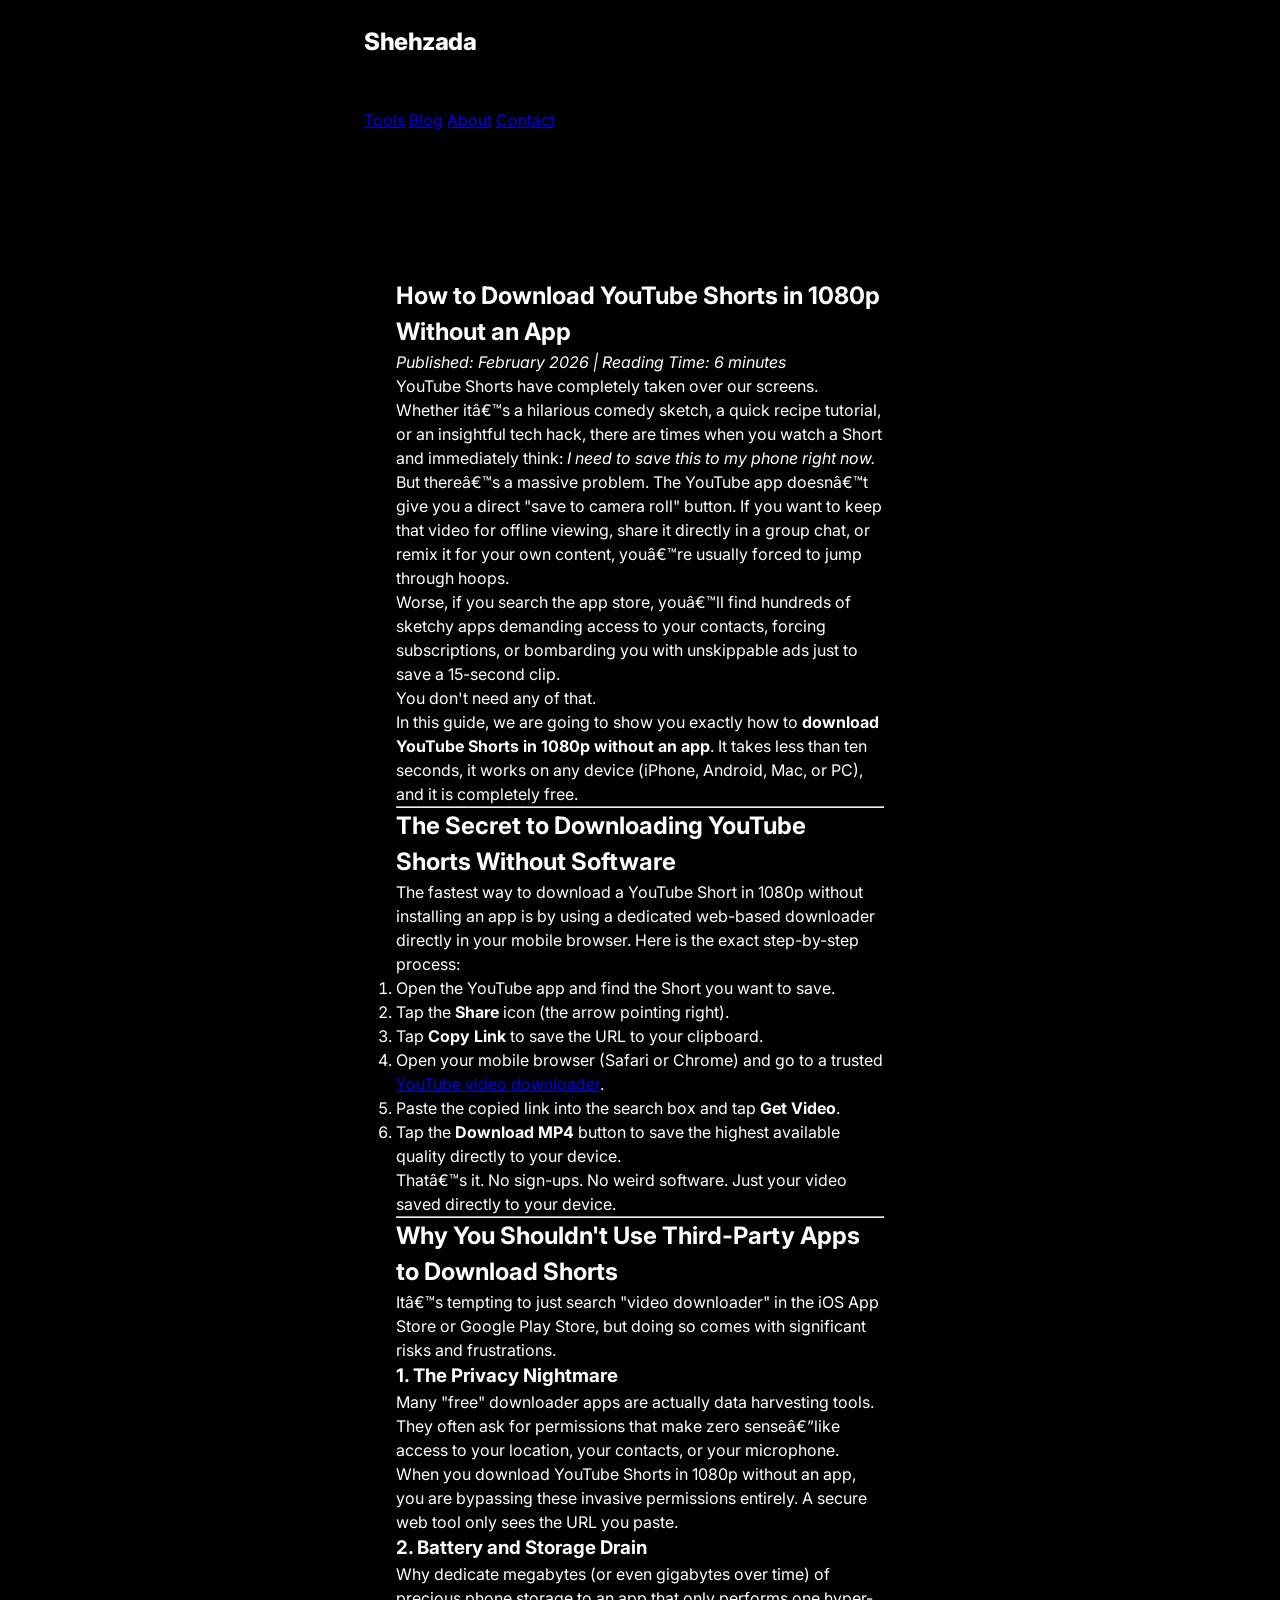
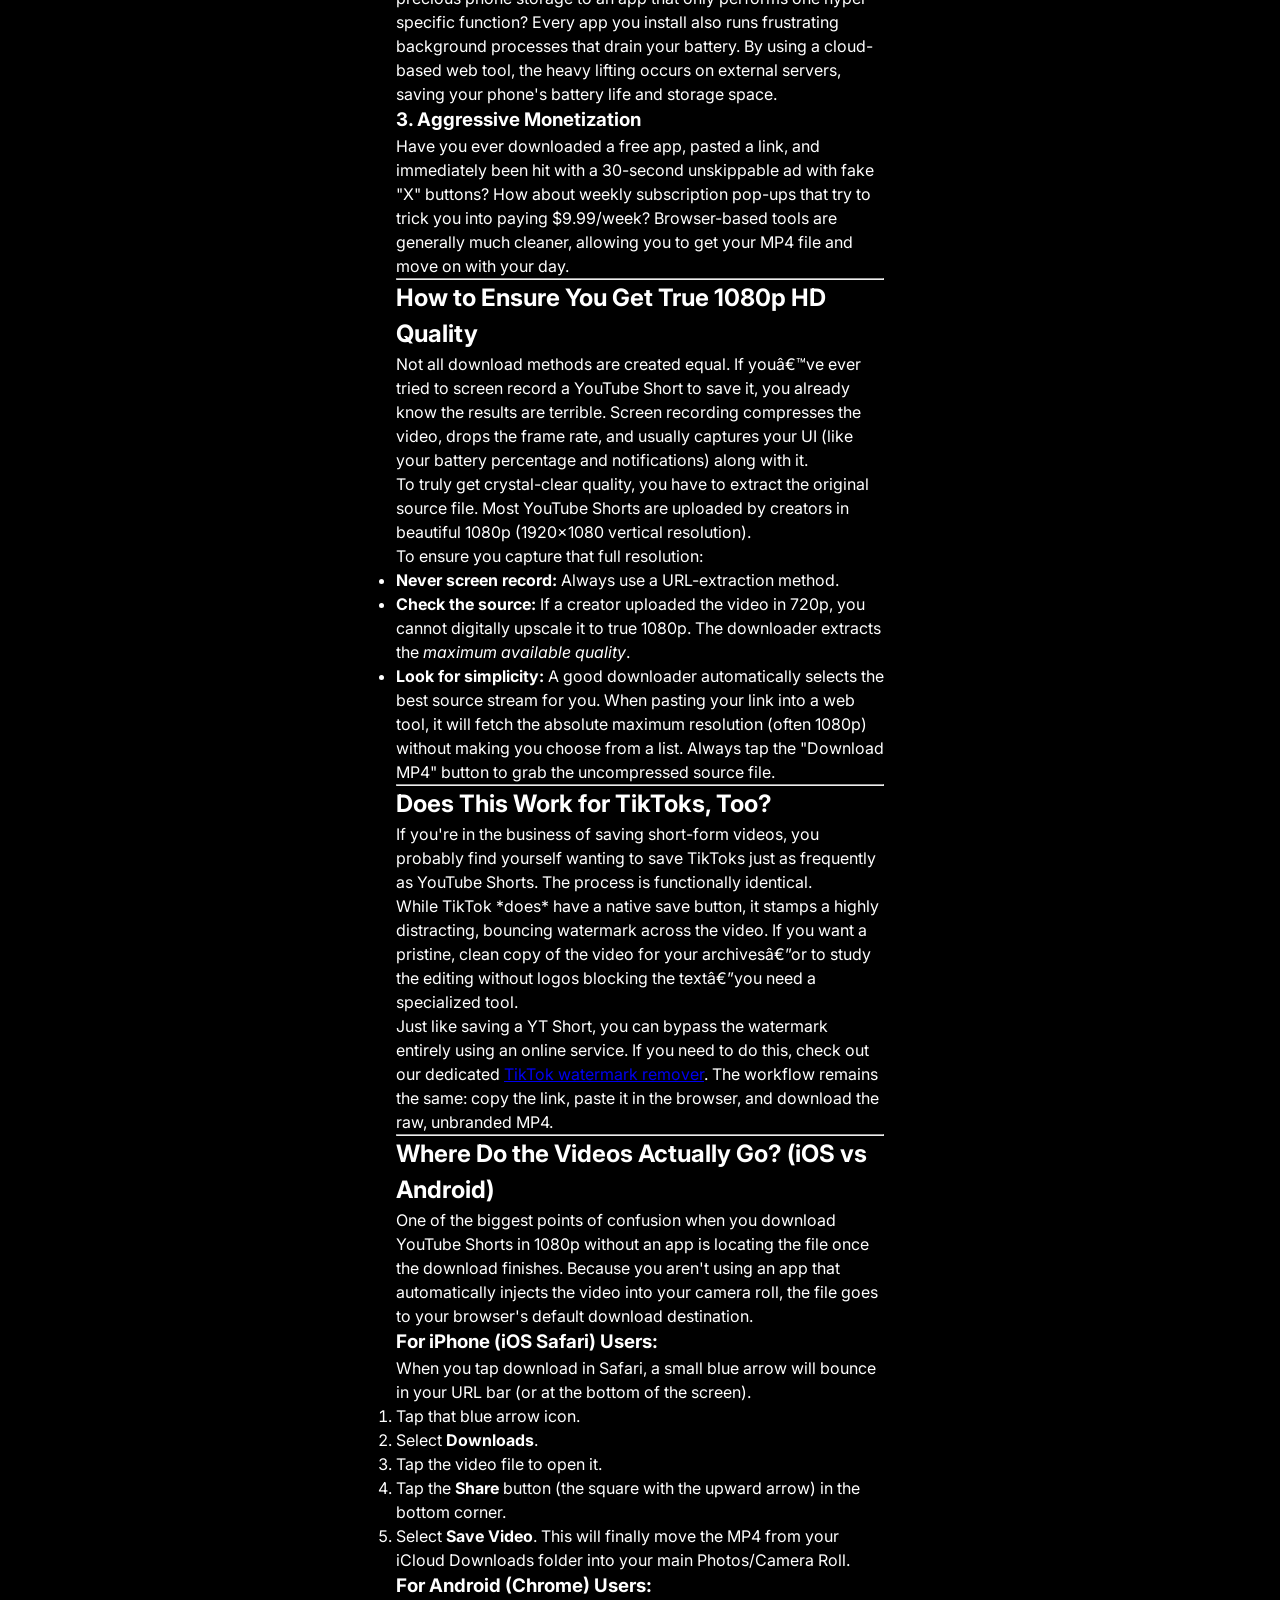
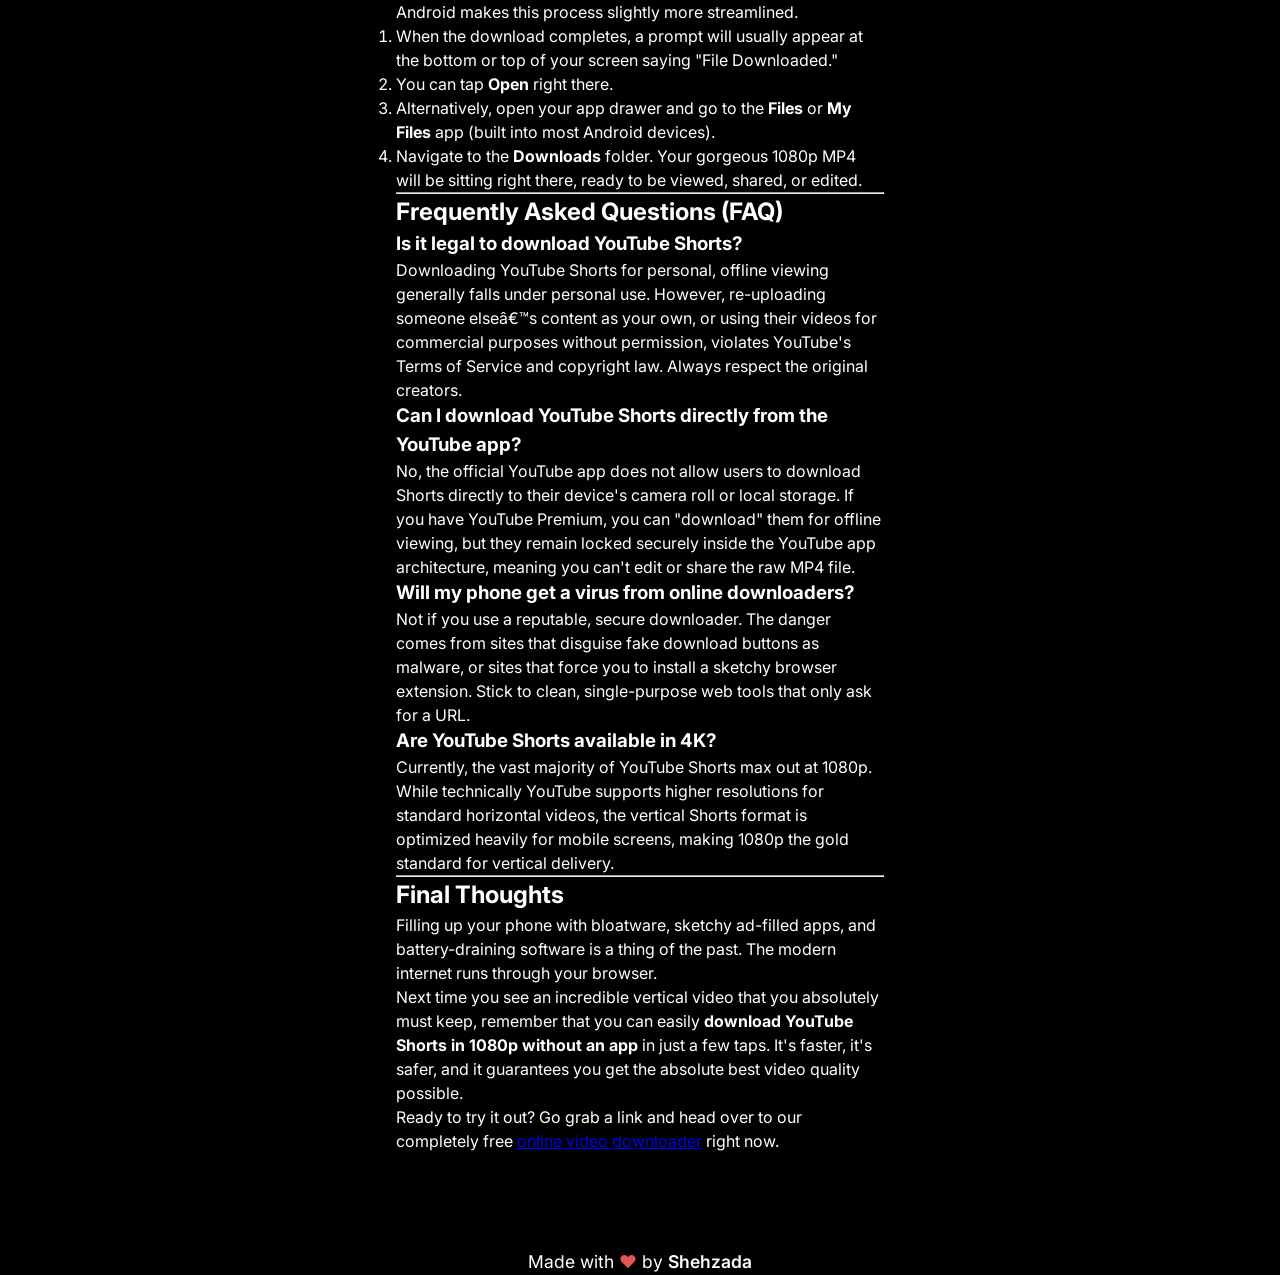
<file: blog/download-youtube-shorts-in-1080p-without-app.html>
﻿<!DOCTYPE html>
<html lang="en">

<head>
    <meta charset="UTF-8">
    <meta name="viewport" content="width=device-width, initial-scale=1.0">
    <title>How to Download YouTube Shorts in 1080p Without an App (2026 Guide)</title>
    <meta name="description"
        content="Learn how to download YouTube Shorts in 1080p without installing any sketchy apps. A quick, free, and secure guide to saving YT Shorts in HD MP4 format directly to your camera roll.">
    <!-- Open Graph -->
    <meta property="og:title" content="How to Download YouTube Shorts in 1080p Without an App (2026 Guide)" />
    <meta property="og:description"
        content="Learn how to download YouTube Shorts in 1080p without installing any sketchy apps. A quick, free, and secure guide to saving YT Shorts in HD MP4 format." />
    <!-- Twitter -->
    <meta name="twitter:card" content="summary_large_image" />
    <meta name="twitter:title" content="How to Download YouTube Shorts in 1080p Without an App (2026 Guide)" />
    <!-- Schema Markup -->
    <script type="application/ld+json">
    {
      "@context": "https://schema.org",
      "@type": "BlogPosting",
      "mainEntityOfPage": {
        "@type": "WebPage",
        "@id": "https://yt.shehzada.tech/blog/download-youtube-shorts-in-1080p-without-app/"
      },
      "headline": "How to Download YouTube Shorts in 1080p Without an App",
      "description": "Learn how to save YouTube Shorts to your device in original HD quality without installing third-party apps.",
      "author": {
        "@type": "Person",
        "name": "Shehzada"
      }
    }
    </script>
    <script type="application/ld+json">
    {
      "@context": "https://schema.org",
      "@type": "FAQPage",
      "mainEntity": [{
        "@type": "Question",
        "name": "Can I download YouTube Shorts directly from the YouTube app?",
        "acceptedAnswer": {
          "@type": "Answer",
          "text": "No, the official YouTube app does not allow users to download Shorts directly to their device's camera roll or local storage."
        }
      }, {
        "@type": "Question",
        "name": "Is it safe to use online video downloaders?",
        "acceptedAnswer": {
          "@type": "Answer",
          "text": "Yes, as long as you use a trusted web-based tool that does not ask for personal information, require software installation, or serve malicious pop-up ads."
        }
      }, {
        "@type": "Question",
        "name": "What is the highest quality available for YouTube Shorts?",
        "acceptedAnswer": {
          "@type": "Answer",
          "text": "The maximum resolution for a YouTube Short is typically 1080p (1920x1080), though some creators upload in lower resolutions like 720p."
        }
      }]
    }
    </script>
    <link href="https://fonts.googleapis.com/css2?family=Inter:wght@400;500;600;700;800&display=swap" rel="stylesheet">
    <link rel="stylesheet" href="../style.css">
</head>

<body>
    <!-- Navigation -->
    <nav class="top-nav container fade-in-up" style="padding-top: 1.5rem; padding-bottom: 1.5rem;">
        <a href="../index.html" class="nav-logo"
            style="text-decoration: none; color: white; font-weight: 800; font-size: 1.5rem; letter-spacing: -0.5px;">Shehzada</a>
        <div class="nav-links">
            <a href="../index.html" class="nav-link">Tools</a>
            <a href="index.html" class="nav-link">Blog</a>
            <a href="../about.html" class="nav-link">About</a>
            <a href="../contact.html" class="nav-link">Contact</a>
        </div>
    </nav>

    <main class="container blog-container glass-card">
        <article class="seo-content" style="padding: 2rem;">
            <h1>How to Download YouTube Shorts in 1080p Without an App</h1>
            <p><em>Published: February 2026 | Reading Time: 6 minutes</em></p>

            <p>YouTube Shorts have completely taken over our screens. Whether itâ€™s a hilarious comedy sketch, a quick
                recipe tutorial, or an insightful tech hack, there are times when you watch a Short and immediately
                think: <em>I need to save this to my phone right now.</em></p>

            <p>But thereâ€™s a massive problem. The YouTube app doesnâ€™t give you a direct "save to camera roll" button. If
                you want to keep that video for offline viewing, share it directly in a group chat, or remix it for your
                own content, youâ€™re usually forced to jump through hoops.</p>

            <p>Worse, if you search the app store, youâ€™ll find hundreds of sketchy apps demanding access to your
                contacts, forcing subscriptions, or bombarding you with unskippable ads just to save a 15-second clip.
            </p>

            <p>You don't need any of that.</p>

            <p>In this guide, we are going to show you exactly how to <strong>download YouTube Shorts in 1080p without
                    an app</strong>. It takes less than ten seconds, it works on any device (iPhone, Android, Mac, or
                PC), and it is completely free.</p>

            <hr>

            <!-- Featured Snippet Target -->
            <h2>The Secret to Downloading YouTube Shorts Without Software</h2>
            <p>The fastest way to download a YouTube Short in 1080p without installing an app is by using a dedicated
                web-based downloader directly in your mobile browser. Here is the exact step-by-step process:</p>
            <ol>
                <li>Open the YouTube app and find the Short you want to save.</li>
                <li>Tap the <strong>Share</strong> icon (the arrow pointing right).</li>
                <li>Tap <strong>Copy Link</strong> to save the URL to your clipboard.</li>
                <li>Open your mobile browser (Safari or Chrome) and go to a trusted <a href="../index.html">YouTube
                        video downloader</a>.</li>
                <li>Paste the copied link into the search box and tap <strong>Get Video</strong>.</li>
                <li>Tap the <strong>Download MP4</strong> button to save the highest available quality directly to your
                    device.</li>
            </ol>
            <p>Thatâ€™s it. No sign-ups. No weird software. Just your video saved directly to your device.</p>

            <hr>

            <h2>Why You Shouldn't Use Third-Party Apps to Download Shorts</h2>

            <p>Itâ€™s tempting to just search "video downloader" in the iOS App Store or Google Play Store, but doing so
                comes with significant risks and frustrations.</p>

            <h3>1. The Privacy Nightmare</h3>
            <p>Many "free" downloader apps are actually data harvesting tools. They often ask for permissions that make
                zero senseâ€”like access to your location, your contacts, or your microphone. When you download YouTube
                Shorts in 1080p without an app, you are bypassing these invasive permissions entirely. A secure web tool
                only sees the URL you paste.</p>

            <h3>2. Battery and Storage Drain</h3>
            <p>Why dedicate megabytes (or even gigabytes over time) of precious phone storage to an app that only
                performs one hyper-specific function? Every app you install also runs frustrating background processes
                that drain your battery. By using a cloud-based web tool, the heavy lifting occurs on external servers,
                saving your phone's battery life and storage space.</p>

            <h3>3. Aggressive Monetization</h3>
            <p>Have you ever downloaded a free app, pasted a link, and immediately been hit with a 30-second unskippable
                ad with fake "X" buttons? How about weekly subscription pop-ups that try to trick you into paying
                $9.99/week? Browser-based tools are generally much cleaner, allowing you to get your MP4 file and move
                on with your day.</p>

            <hr>

            <h2>How to Ensure You Get True 1080p HD Quality</h2>

            <p>Not all download methods are created equal. If youâ€™ve ever tried to screen record a YouTube Short to save
                it, you already know the results are terrible. Screen recording compresses the video, drops the frame
                rate, and usually captures your UI (like your battery percentage and notifications) along with it.</p>

            <p>To truly get crystal-clear quality, you have to extract the original source file. Most YouTube Shorts are
                uploaded by creators in beautiful 1080p (1920x1080 vertical resolution). </p>

            <p>To ensure you capture that full resolution:</p>
            <ul>
                <li><strong>Never screen record:</strong> Always use a URL-extraction method.</li>
                <li><strong>Check the source:</strong> If a creator uploaded the video in 720p, you cannot digitally
                    upscale it to true 1080p. The downloader extracts the <em>maximum available quality</em>.</li>
                <li><strong>Look for simplicity:</strong> A good downloader automatically selects the best source stream
                    for you. When pasting your link into a web tool, it will fetch the absolute maximum resolution
                    (often 1080p) without making you choose from a list. Always tap the "Download MP4" button to grab
                    the uncompressed source file.</li>
            </ul>

            <hr>

            <h2>Does This Work for TikToks, Too?</h2>

            <p>If you're in the business of saving short-form videos, you probably find yourself wanting to save TikToks
                just as frequently as YouTube Shorts. The process is functionally identical.</p>

            <p>While TikTok *does* have a native save button, it stamps a highly distracting, bouncing watermark across
                the video. If you want a pristine, clean copy of the video for your archivesâ€”or to study the editing
                without logos blocking the textâ€”you need a specialized tool.</p>

            <p>Just like saving a YT Short, you can bypass the watermark entirely using an online service. If you need
                to do this, check out our dedicated <a href="../index.html">TikTok watermark
                    remover</a>. The
                workflow remains the same: copy the link, paste it in the browser, and download the raw, unbranded MP4.
            </p>

            <hr>

            <h2>Where Do the Videos Actually Go? (iOS vs Android)</h2>

            <p>One of the biggest points of confusion when you download YouTube Shorts in 1080p without an app is
                locating the file once the download finishes. Because you aren't using an app that automatically injects
                the video into your camera roll, the file goes to your browser's default download destination.</p>

            <h3>For iPhone (iOS Safari) Users:</h3>
            <p>When you tap download in Safari, a small blue arrow will bounce in your URL bar (or at the bottom of the
                screen).
            <ol>
                <li>Tap that blue arrow icon.</li>
                <li>Select <strong>Downloads</strong>.</li>
                <li>Tap the video file to open it.</li>
                <li>Tap the <strong>Share</strong> button (the square with the upward arrow) in the bottom corner.</li>
                <li>Select <strong>Save Video</strong>. This will finally move the MP4 from your iCloud Downloads folder
                    into your main Photos/Camera Roll.</li>
            </ol>
            </p>

            <h3>For Android (Chrome) Users:</h3>
            <p>Android makes this process slightly more streamlined.
            <ol>
                <li>When the download completes, a prompt will usually appear at the bottom or top of your screen saying
                    "File Downloaded."</li>
                <li>You can tap <strong>Open</strong> right there.</li>
                <li>Alternatively, open your app drawer and go to the <strong>Files</strong> or <strong>My
                        Files</strong> app (built into most Android devices).</li>
                <li>Navigate to the <strong>Downloads</strong> folder. Your gorgeous 1080p MP4 will be sitting right
                    there, ready to be viewed, shared, or edited.</li>
            </ol>
            </p>

            <hr>

            <h2>Frequently Asked Questions (FAQ)</h2>

            <h3>Is it legal to download YouTube Shorts?</h3>
            <p>Downloading YouTube Shorts for personal, offline viewing generally falls under personal use. However,
                re-uploading someone elseâ€™s content as your own, or using their videos for commercial purposes without
                permission, violates YouTube's Terms of Service and copyright law. Always respect the original creators.
            </p>

            <h3>Can I download YouTube Shorts directly from the YouTube app?</h3>
            <p>No, the official YouTube app does not allow users to download Shorts directly to their device's camera
                roll or local storage. If you have YouTube Premium, you can "download" them for offline viewing, but
                they remain locked securely inside the YouTube app architecture, meaning you can't edit or share the raw
                MP4 file.</p>

            <h3>Will my phone get a virus from online downloaders?</h3>
            <p>Not if you use a reputable, secure downloader. The danger comes from sites that disguise fake download
                buttons as malware, or sites that force you to install a sketchy browser extension. Stick to clean,
                single-purpose web tools that only ask for a URL.</p>

            <h3>Are YouTube Shorts available in 4K?</h3>
            <p>Currently, the vast majority of YouTube Shorts max out at 1080p. While technically YouTube supports
                higher resolutions for standard horizontal videos, the vertical Shorts format is optimized heavily for
                mobile screens, making 1080p the gold standard for vertical delivery.</p>

            <hr>

            <h2>Final Thoughts</h2>

            <p>Filling up your phone with bloatware, sketchy ad-filled apps, and battery-draining software is a thing of
                the past. The modern internet runs through your browser.</p>

            <p>Next time you see an incredible vertical video that you absolutely must keep, remember that you can
                easily <strong>download YouTube Shorts in 1080p without an app</strong> in just a few taps. It's faster,
                it's safer, and it guarantees you get the absolute best video quality possible.</p>

            <p>Ready to try it out? Go grab a link and head over to our completely free <a href="../index.html">online
                    video downloader</a> right now.</p>

        </article>
    </main>

    <footer class="main-footer" style="text-align: center;">
        <p style="margin: 0; font-size: 1.1rem; color: var(--text-muted);">
            Made with <span style="color: #e25555;">&hearts;</span> by <span class="highlight"
                style="font-weight: 600;">Shehzada</span>
        </p>
    </footer>
</body>

</html>
</file>
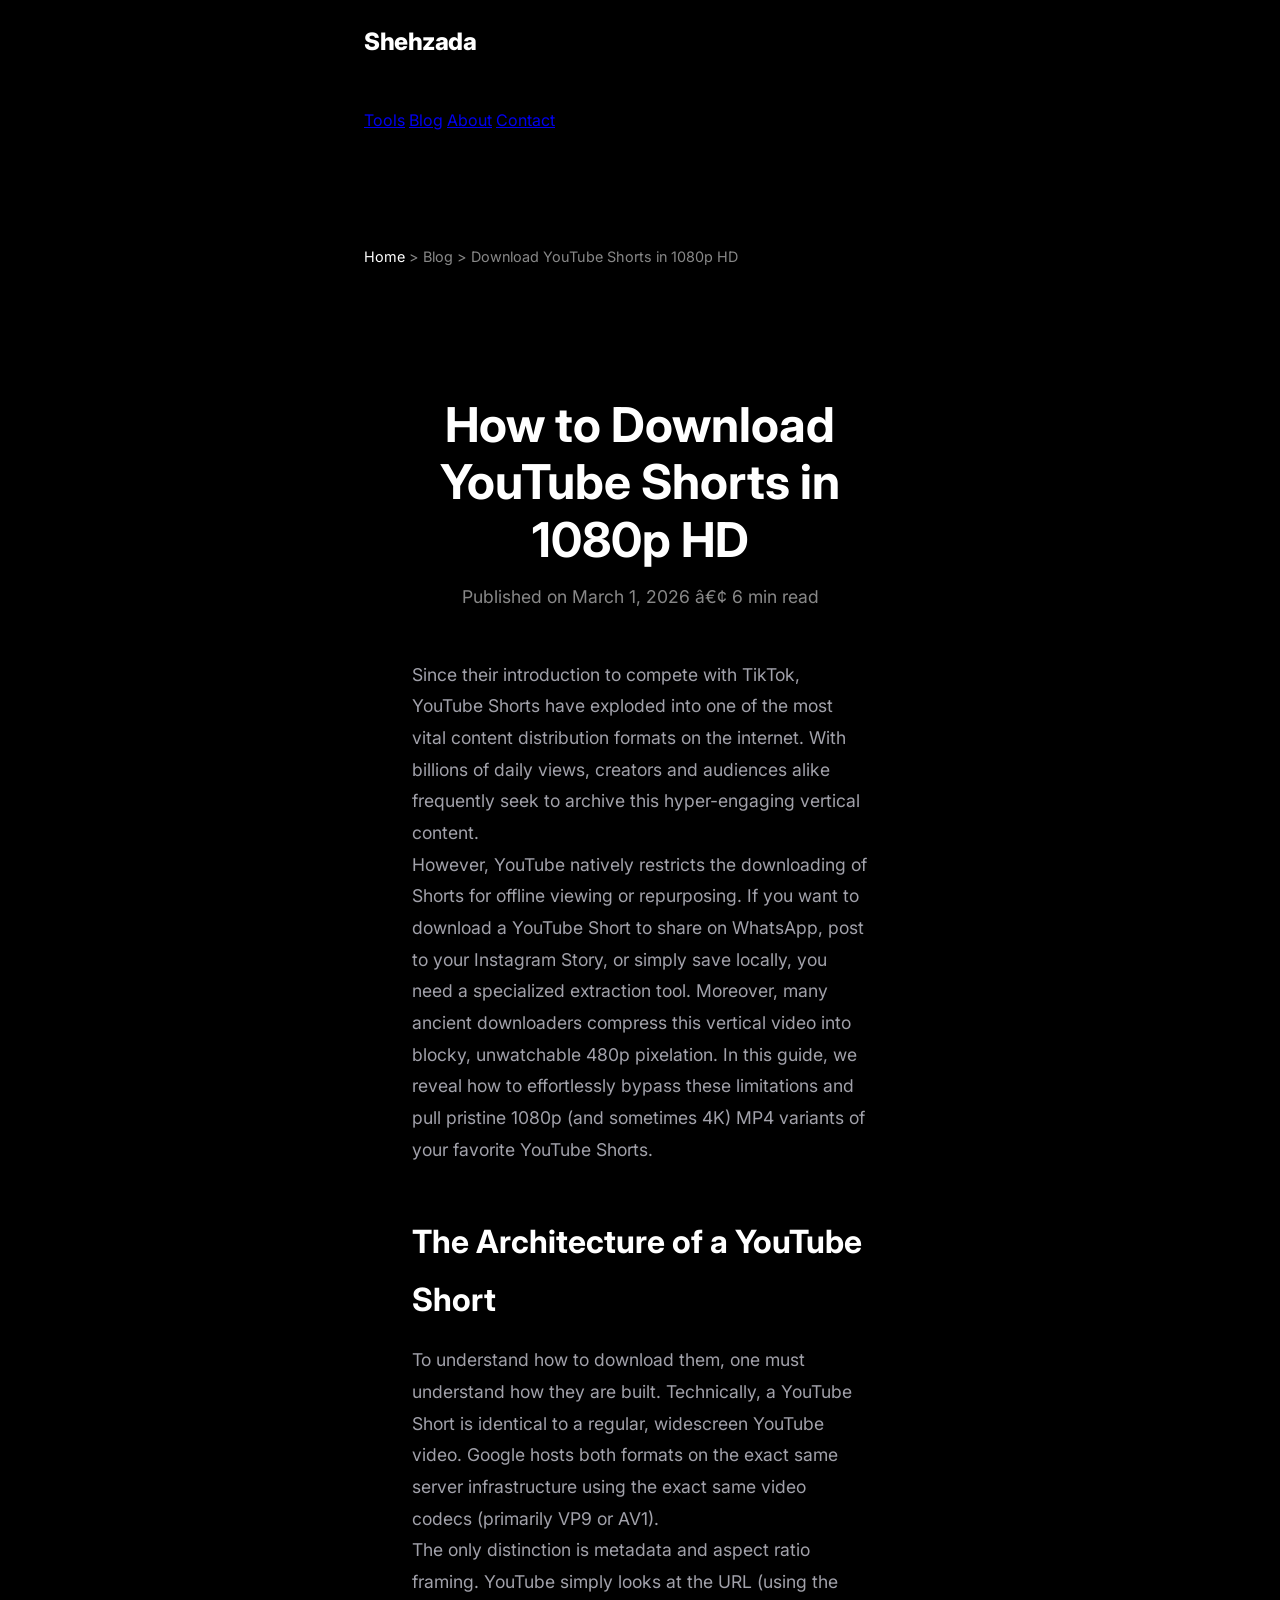
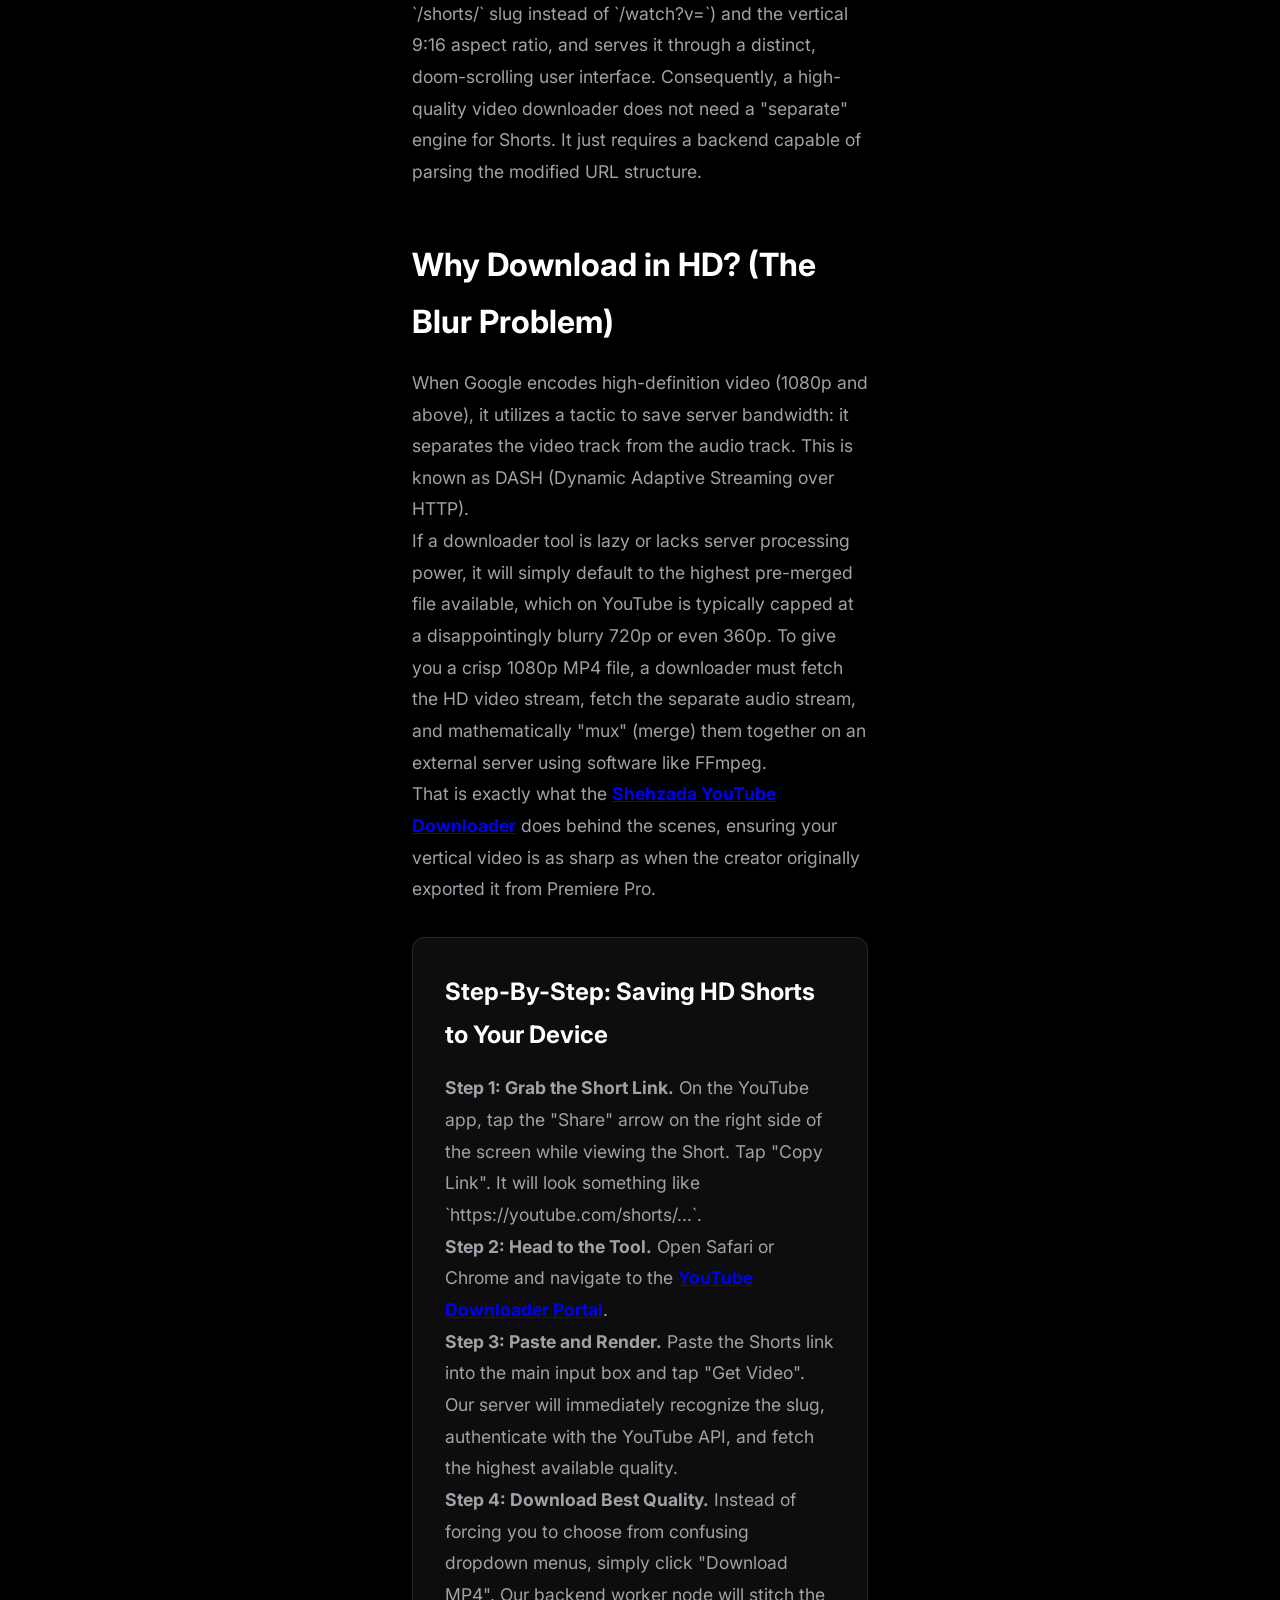
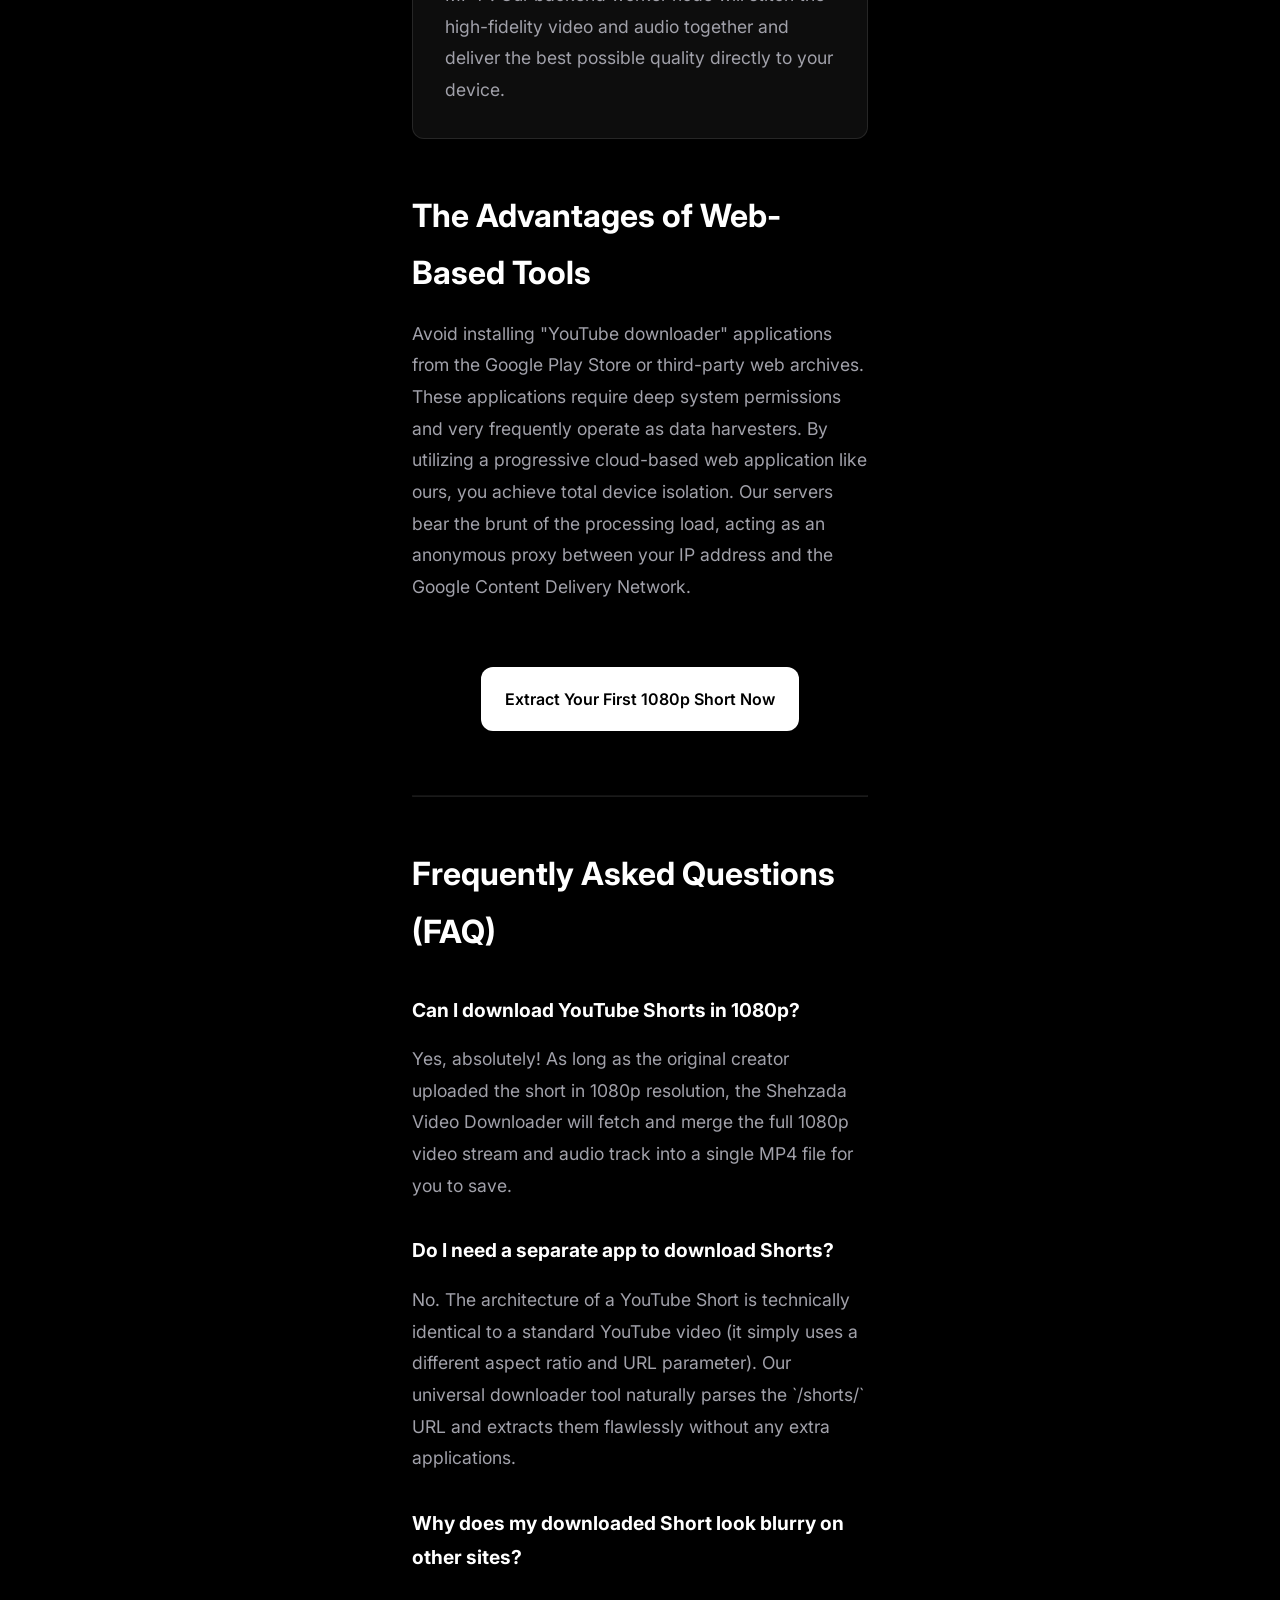
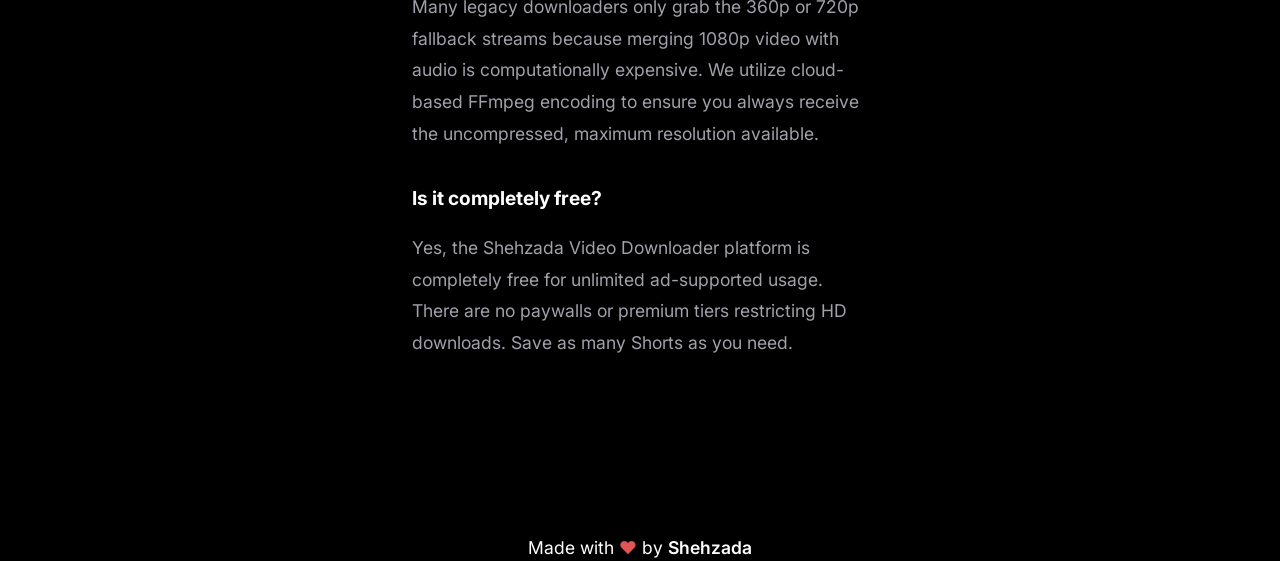
<file: blog/download-youtube-shorts-in-hd.html>
﻿<!DOCTYPE html>
<html lang="en">

<head>
    <meta charset="UTF-8">
    <meta name="viewport"
        content="width=device-width, initial-scale=1.0, maximum-scale=1.0, user-scalable=no, viewport-fit=cover">
    <meta name="mobile-web-app-capable" content="yes">

    <!-- SEO Meta Tags -->
    <title>Download YouTube Shorts in 1080p HD (2026 Free Online Tool)</title>
    <meta name="description"
        content="Learn how to download YouTube Shorts directly to your device in stunning 1080p HD. A fast, free, and secure web application with no software installation required." />
    <link rel="canonical"
        href="https://yt.shehzada.tech/blog/download-youtube-shorts-in-hd.html" />
    <meta name="robots" content="index, follow" />
    <link rel="icon" href="../assets/img/favicon.ico">

    <!-- Open Graph -->
    <meta property="og:title" content="Download YouTube Shorts in 1080p HD" />
    <meta property="og:description"
        content="Securely save viral YouTube Shorts in full 1080p HD directly to your camera roll or PC." />
    <meta property="og:url"
        content="https://yt.shehzada.tech/blog/download-youtube-shorts-in-hd.html" />
    <meta property="og:type" content="article" />
    <meta property="article:published_time" content="2026-03-01T00:00:00+00:00" />

    <!-- Twitter -->
    <meta name="twitter:card" content="summary_large_image" />
    <meta name="twitter:title" content="YouTube Shorts HD Downloader" />
    <meta name="twitter:description" content="Learn how to save high-fidelity YouTube Shorts instantly." />

    <!-- FAQ JSON-LD Schema -->
    <script type="application/ld+json">
    {
      "@context": "https://schema.org",
      "@type": "FAQPage",
      "mainEntity": [
        {
          "@type": "Question",
          "name": "Can I download YouTube Shorts in 1080p?",
          "acceptedAnswer": {
            "@type": "Answer",
            "text": "Yes, absolutely! As long as the original creator uploaded the short in 1080p resolution, the Shehzada Video Downloader will fetch and merge the full 1080p video stream and audio track into a single MP4 file for you to save."
          }
        },
        {
          "@type": "Question",
          "name": "Do I need a separate app to download Shorts?",
          "acceptedAnswer": {
            "@type": "Answer",
            "text": "No. The architecture of a YouTube Short is technically identical to a standard YouTube video (it simply uses a different aspect ratio and URL parameter). Our universal downloader tool naturally parses the `/shorts/` URL and extracts them flawlessly without any extra applications."
          }
        },
        {
          "@type": "Question",
          "name": "Why does my downloaded Short look blurry on other sites?",
          "acceptedAnswer": {
            "@type": "Answer",
            "text": "Many legacy downloaders only grab the 360p or 720p fallback streams because merging 1080p video with audio is computationally expensive. We utilize cloud-based FFmpeg encoding to ensure you always receive the uncompressed, maximum resolution available."
          }
        },
        {
          "@type": "Question",
          "name": "Is it completely free?",
          "acceptedAnswer": {
            "@type": "Answer",
            "text": "Yes, the Shehzada Video Downloader platform is completely free for unlimited ad-supported usage. There are no paywalls or premium tiers restricting HD downloads."
          }
        }
      ]
    }
    </script>

    <!-- BlogPosting Schema -->
    <script type="application/ld+json">
    {
      "@context": "https://schema.org",
      "@type": "BlogPosting",
      "headline": "Download YouTube Shorts in 1080p HD (2026 Free Online Tool)",
      "description": "Learn how to download YouTube Shorts directly to your device in stunning 1080p HD. A fast, free, and secure web application.",
      "author": {
        "@type": "Organization",
        "name": "Shehzada Team"
      },
      "datePublished": "2026-03-01T08:00:00+08:00"
    }
    </script>

    <link href="https://fonts.googleapis.com/css2?family=Inter:wght@400;500;600;700;800&display=swap" rel="stylesheet">
    <link rel="stylesheet" href="../style.css">
    <style>
        .blog-content {
            font-size: 1.1rem;
            line-height: 1.8;
            color: var(--text-secondary);
        }

        .blog-content h2 {
            font-size: 2rem;
            color: white;
            margin-top: 3rem;
            margin-bottom: 1rem;
        }

        .blog-content h3 {
            font-size: 1.5rem;
            color: white;
            margin-top: 2rem;
            margin-bottom: 1rem;
        }

        .breadcrumb {
            font-size: 0.9rem;
            color: #888;
            margin-bottom: 2rem;
        }

        .breadcrumb a {
            color: var(--primary);
            text-decoration: none;
        }
    </style>
</head>

<body>
    <div class="background-gradients">
        <div class="gradient-blob form-blob"></div>
        <div class="gradient-blob result-blob"></div>
    </div>

    <!-- Navigation -->
    <nav class="top-nav container fade-in-up" style="padding-top: 1.5rem; padding-bottom: 1.5rem;">
        <a href="../index.html" class="nav-logo"
            style="text-decoration: none; color: white; font-weight: 800; font-size: 1.5rem; letter-spacing: -0.5px;">Shehzada</a>
        <div class="nav-links">
            <a href="../index.html" class="nav-link">Tools</a>
            <a href="index.html" class="nav-link">Blog</a>
            <a href="../about.html" class="nav-link">About</a>
            <a href="../contact.html" class="nav-link">Contact</a>
        </div>
    </nav>

    <main class="container">
        <div class="breadcrumb fade-in-up">
            <a href="../index.html">Home</a> &gt; Blog &gt; Download YouTube Shorts in 1080p HD
        </div>

        <article class="glass-card form-container fade-in-up delay-1" style="max-width: 900px; padding: 3rem;">
            <header style="text-align: center; margin-bottom: 3rem;">
                <h1 class="text-gradient"
                    style="font-size: clamp(2rem, 5vw, 3rem); margin-bottom: 1rem; line-height: 1.2;">
                    How to Download YouTube Shorts in 1080p HD
                </h1>
                <p style="font-size: 1.1rem; color: #888;">Published on March 1, 2026 â€¢ 6 min read</p>
            </header>

            <div class="blog-content">
                <p>
                    Since their introduction to compete with TikTok, YouTube Shorts have exploded into one of the most
                    vital content distribution formats on the internet. With billions of daily views, creators and
                    audiences alike frequently seek to archive this hyper-engaging vertical content.
                </p>
                <p>
                    However, YouTube natively restricts the downloading of Shorts for offline viewing or repurposing. If
                    you want to download a YouTube Short to share on WhatsApp, post to your Instagram Story, or simply
                    save locally, you need a specialized extraction tool. Moreover, many ancient downloaders compress
                    this vertical video into blocky, unwatchable 480p pixelation. In this guide, we reveal how to
                    effortlessly bypass these limitations and pull pristine 1080p (and sometimes 4K) MP4 variants of
                    your favorite YouTube Shorts.
                </p>

                <h2>The Architecture of a YouTube Short</h2>
                <p>
                    To understand how to download them, one must understand how they are built. Technically, a YouTube
                    Short is identical to a regular, widescreen YouTube video. Google hosts both formats on the exact
                    same server infrastructure using the exact same video codecs (primarily VP9 or AV1).
                </p>
                <p>
                    The only distinction is metadata and aspect ratio framing. YouTube simply looks at the URL (using
                    the `/shorts/` slug instead of `/watch?v=`) and the vertical 9:16 aspect ratio, and serves it
                    through a distinct, doom-scrolling user interface. Consequently, a high-quality video downloader
                    does not need a "separate" engine for Shorts. It just requires a backend capable of parsing the
                    modified URL structure.
                </p>

                <h2>Why Download in HD? (The Blur Problem)</h2>
                <p>
                    When Google encodes high-definition video (1080p and above), it utilizes a tactic to save server
                    bandwidth: it separates the video track from the audio track. This is known as DASH (Dynamic
                    Adaptive Streaming over HTTP).
                </p>
                <p>
                    If a downloader tool is lazy or lacks server processing power, it will simply default to the highest
                    pre-merged file available, which on YouTube is typically capped at a disappointingly blurry 720p or
                    even 360p. To give you a crisp 1080p MP4 file, a downloader must fetch the HD video stream, fetch
                    the separate audio stream, and mathematically "mux" (merge) them together on an external server
                    using software like FFmpeg.
                </p>
                <p>
                    That is exactly what the <a href="../index.html"><strong>Shehzada YouTube
                            Downloader</strong></a> does behind the scenes, ensuring your vertical video is as sharp as
                    when the creator originally exported it from Premiere Pro.
                </p>

                <div
                    style="background: rgba(255,255,255,0.05); padding: 2rem; border-radius: 12px; margin: 2rem 0; border: 1px solid rgba(255,255,255,0.1);">
                    <h3 style="margin-top: 0;">Step-By-Step: Saving HD Shorts to Your Device</h3>
                    <p>
                        <strong>Step 1: Grab the Short Link.</strong> On the YouTube app, tap the "Share" arrow on the
                        right side of the screen while viewing the Short. Tap "Copy Link". It will look something like
                        `https://youtube.com/shorts/...`.
                    </p>
                    <p>
                        <strong>Step 2: Head to the Tool.</strong> Open Safari or Chrome and navigate to the <a
                            href="../index.html"><strong>YouTube Downloader Portal</strong></a>.
                    </p>
                    <p>
                        <strong>Step 3: Paste and Render.</strong> Paste the Shorts link into the main input box and tap
                        "Get Video". Our server will immediately recognize the slug, authenticate with the YouTube API,
                        and fetch the highest available quality.
                    </p>
                    <p style="margin-bottom: 0;">
                        <strong>Step 4: Download Best Quality.</strong> Instead of forcing you to choose from confusing
                        dropdown menus, simply click "Download MP4". Our backend worker node will stitch the
                        high-fidelity video and audio together and deliver the best possible quality directly to your
                        device.
                    </p>
                </div>

                <h2>The Advantages of Web-Based Tools</h2>
                <p>
                    Avoid installing "YouTube downloader" applications from the Google Play Store or third-party web
                    archives. These applications require deep system permissions and very frequently operate as data
                    harvesters. By utilizing a progressive cloud-based web application like ours, you achieve total
                    device isolation. Our servers bear the brunt of the processing load, acting as an anonymous proxy
                    between your IP address and the Google Content Delivery Network.
                </p>

                <div style="text-align: center; margin: 4rem 0;">
                    <a href="../index.html" class="primary-btn"
                        style="text-decoration: none; display: inline-flex; align-items: center; justify-content: center; width: auto; min-width: 250px;">
                        Extract Your First 1080p Short Now
                    </a>
                </div>

                <hr style="border-color: rgba(255,255,255,0.1); margin: 3rem 0;">

                <h2>Frequently Asked Questions (FAQ)</h2>

                <h3 style="font-size: 1.2rem;">Can I download YouTube Shorts in 1080p?</h3>
                <p>Yes, absolutely! As long as the original creator uploaded the short in 1080p resolution, the Shehzada
                    Video Downloader will fetch and merge the full 1080p video stream and audio track into a single MP4
                    file for you to save.</p>

                <h3 style="font-size: 1.2rem;">Do I need a separate app to download Shorts?</h3>
                <p>No. The architecture of a YouTube Short is technically identical to a standard YouTube video (it
                    simply uses a different aspect ratio and URL parameter). Our universal downloader tool naturally
                    parses the `/shorts/` URL and extracts them flawlessly without any extra applications.</p>

                <h3 style="font-size: 1.2rem;">Why does my downloaded Short look blurry on other sites?</h3>
                <p>Many legacy downloaders only grab the 360p or 720p fallback streams because merging 1080p video with
                    audio is computationally expensive. We utilize cloud-based FFmpeg encoding to ensure you always
                    receive the uncompressed, maximum resolution available.</p>

                <h3 style="font-size: 1.2rem;">Is it completely free?</h3>
                <p>Yes, the Shehzada Video Downloader platform is completely free for unlimited ad-supported usage.
                    There are no paywalls or premium tiers restricting HD downloads. Save as many Shorts as you need.
                </p>

            </div>
        </article>
    </main>

    <footer class="main-footer" style="margin-top: 4rem; text-align: center;">
        <p style="margin: 0; font-size: 1.1rem; color: var(--text-muted);">
            Made with <span style="color: #e25555;">&hearts;</span> by <span class="highlight"
                style="font-weight: 600;">Shehzada</span>
        </p>
    </footer>

    <script src="../script.js" defer></script>
</body>

</html>
</file>
<file: style.css>
:root {
    /* High-end Professional Dark Palette (Linear/Vercel inspired) */
    --bg-base: #000000;
    --bg-surface: #09090b;
    --bg-surface-hover: #18181b;
    --border-subtle: rgba(255, 255, 255, 0.08);
    --border-hover: rgba(255, 255, 255, 0.15);
    
    --primary: #ffffff;
    --primary-invert: #000000;
    --accent: #3b82f6; /* Trust blue */
    
    --text-primary: #ffffff;
    --text-secondary: #a1a1aa;
    --text-tertiary: #52525b;

    /* Status */
    --error: #ef4444;
    --success: #10b981;
}
* {
    margin: 0;
    padding: 0;
    box-sizing: border-box;
    -webkit-font-smoothing: antialiased;
    -moz-osx-font-smoothing: grayscale;
}
body {
    font-family: 'Inter', -apple-system, BlinkMacSystemFont, "Segoe UI", Roboto, sans-serif;
    background-color: var(--bg-base);
    color: var(--text-primary);
    min-height: 100vh;
    display: flex;
    flex-direction: column;
    align-items: center;
    position: relative;
    overflow-x: hidden;
    line-height: 1.5;
}
/* --- Animated Spotlight Background --- */
.background-fx {
    position: fixed;
    top: 0; left: 0; width: 100%; height: 100%;
    z-index: -1;
    overflow: hidden;
    background: var(--bg-base);
    pointer-events: none;
}
.background-fx::before {
    content: '';
    position: absolute;
    width: 150vw; height: 150vh;
    top: -25vh; left: -25vw;
    background: radial-gradient(circle at 50% 50%, rgba(255,255,255,0.03) 0%, transparent 60%);
    animation: spotlightPan 20s ease-in-out infinite alternate;
}
@keyframes spotlightPan {
    0% { transform: translate(-5%, -5%); }
    100% { transform: translate(5%, 5%); }
}
.bg-brand-text {
    position: absolute;
    top: 50%; left: 50%;
    transform: translate(-50%, -50%);
    font-size: 18vw;
    font-weight: 900;
    color: transparent;
    -webkit-text-stroke: 1px rgba(255, 255, 255, 0.02);
    text-transform: uppercase;
    letter-spacing: 0.15em;
    white-space: nowrap;
    z-index: -1;
    user-select: none;
    animation: textBreathe 8s ease-in-out infinite alternate;
}
@keyframes textBreathe {
    0% { transform: translate(-50%, -50%) scale(1); opacity: 0.8; }
    100% { transform: translate(-50%, -50%) scale(1.02); opacity: 1; }
}
/* --- Layout Container --- */
.container {
    width: 100%;
    max-width: 600px;
    padding: 10vh 1.5rem 4rem;
    display: flex;
    flex-direction: column;
    gap: 3rem;
    position: relative;
    z-index: 1;
}
/* --- Typography & Animations --- */
.hero {
    text-align: center;
    animation: fadeSlideDown 0.8s cubic-bezier(0.16, 1, 0.3, 1) forwards;
    opacity: 0;
}
.hero h1 {
    font-size: 3rem;
    font-weight: 700;
    letter-spacing: -0.05em;
    margin-bottom: 1rem;
    background: linear-gradient(180deg, #FFFFFF 0%, #A1A1AA 100%);
    -webkit-background-clip: text;
    background-clip: text;
    -webkit-text-fill-color: transparent;
}
.hero p {
    font-size: 1.125rem;
    color: var(--text-secondary);
    max-width: 80%;
    margin: 0 auto;
}
/* --- The Professional Card --- */
.pro-card {
    background: linear-gradient(180deg, rgba(24, 24, 27, 0.4) 0%, rgba(9, 9, 11, 0.4) 100%);
    backdrop-filter: blur(20px);
    -webkit-backdrop-filter: blur(20px);
    border: 1px solid var(--border-subtle);
    border-radius: 16px;
    padding: 2.5rem;
    box-shadow: 0 25px 50px -12px rgba(0, 0, 0, 0.8);
    position: relative;
    overflow: hidden;
    opacity: 0;
    transform: translateY(20px);
    animation: fadeSlideUp 0.8s cubic-bezier(0.16, 1, 0.3, 1) 0.2s forwards;
    transition: border-color 0.4s ease, box-shadow 0.4s ease;
}
.pro-card::before {
    content: '';
    position: absolute;
    top: 0; left: 10%; right: 10%;
    height: 1px;
    background: linear-gradient(90deg, transparent, rgba(255,255,255,0.3), transparent);
    opacity: 0.5;
    transition: opacity 0.5s ease;
}
.pro-card:hover {
    border-color: var(--border-hover);
    box-shadow: 0 30px 60px -12px rgba(0, 0, 0, 0.9), 0 0 40px -10px rgba(255,255,255,0.03);
}
.pro-card:hover::before {
    opacity: 1;
}
/* --- Input Field --- */
input[type="text"], input[type="url"], input[type="email"], input[type="password"] {
    width: 100%;
    background: rgba(0, 0, 0, 0.5);
    border: 1px solid var(--border-subtle);
    border-radius: 12px;
    padding: 1.125rem 1.25rem;
    color: var(--text-primary);
    font-size: 1rem;
    font-family: inherit;
    transition: all 0.3s cubic-bezier(0.16, 1, 0.3, 1);
    outline: none;
    margin-bottom: 1.5rem;
    box-shadow: inset 0 2px 4px rgba(0,0,0,0.5);
}
input:focus {
    border-color: rgba(255, 255, 255, 0.3);
    background: rgba(0,0,0,0.8);
    box-shadow: inset 0 2px 4px rgba(0,0,0,0.5), 0 0 0 3px rgba(255, 255, 255, 0.05);
}
input::placeholder { color: var(--text-tertiary); }
/* --- Beautiful Button --- */
.primary-btn {
    background: var(--primary);
    color: var(--primary-invert);
    border: none;
    border-radius: 12px;
    padding: 1.125rem 1.5rem;
    font-size: 1rem;
    font-weight: 600;
    cursor: pointer;
    transition: all 0.3s cubic-bezier(0.16, 1, 0.3, 1);
    display: flex;
    align-items: center;
    justify-content: center;
    gap: 0.5rem;
    font-family: inherit;
    width: 100%;
    position: relative;
    overflow: hidden;
}
.primary-btn::after {
    content: '';
    position: absolute;
    top: 0; left: -100%; width: 50%; height: 100%;
    background: linear-gradient(90deg, transparent, rgba(255,255,255,0.8), transparent);
    transform: skewX(-20deg);
    transition: 0s;
}
.primary-btn:hover:not(:disabled) {
    transform: scale(1.02);
    box-shadow: 0 0 20px rgba(255,255,255,0.2);
}
.primary-btn:hover:not(:disabled)::after {
    left: 200%;
    transition: 0.6s ease-in-out;
}
.primary-btn:active:not(:disabled) { transform: scale(0.98); }

.primary-btn:disabled {
    opacity: 0.7;
    cursor: not-allowed;
    background: rgba(255, 255, 255, 0.5);
}

/* --- Spinners --- */
.spinner {
    width: 20px;
    height: 20px;
    border: 3px solid rgba(0, 0, 0, 0.1);
    border-radius: 50%;
    border-top-color: var(--primary-invert);
    animation: spin 1s ease-in-out infinite;
}
.spinner.hidden { display: none !important; }

/* --- Keyframes --- */
@keyframes spin {
    to {
        transform: rotate(360deg);
    }
}

@keyframes fadeSlideDown {
    0% { opacity: 0; transform: translateY(-20px); }
    100% { opacity: 1; transform: translateY(0); }
}
@keyframes fadeSlideUp {
    0% { opacity: 0; transform: translateY(20px); }
    100% { opacity: 1; transform: translateY(0); }
}
/* Mobile Responsiveness */
@media (max-width: 768px) {
    .container { padding: 8vh 1rem 3rem; }
    .hero h1 { font-size: 2.25rem; }
    .pro-card { padding: 1.5rem; border-radius: 16px; }
    .bg-brand-text { font-size: 24vw; }
}

/* --- Toasts Additions --- */
.toast-container {
    position: fixed;
    bottom: 2rem;
    right: 2rem;
    display: flex;
    flex-direction: column;
    gap: 0.5rem;
    z-index: 50;
}

.toast {
    position: relative;
    padding: 1rem 1.5rem;
    background: rgba(24, 24, 27, 0.8);
    backdrop-filter: blur(12px);
    -webkit-backdrop-filter: blur(12px);
    border-left: 4px solid var(--primary);
    border-radius: 8px;
    box-shadow: 0 10px 25px -5px rgba(0, 0, 0, 0.4);
    color: white;
    font-weight: 500;
    transform: translateX(120%);
    transition: transform 0.3s cubic-bezier(0.175, 0.885, 0.32, 1.275), opacity 0.3s ease;
}

.toast.show {
    transform: translateX(0);
}

.toast.error {
    border-left-color: var(--error);
}

.toast.success {
    border-left-color: var(--success);
}

/* Visibility classes */
.hidden {
    display: none !important;
}

/* Base fade animations for script.js calls */
.fade-in-up {
    animation: fadeSlideUp 0.8s cubic-bezier(0.16, 1, 0.3, 1) forwards;
}
</file>
